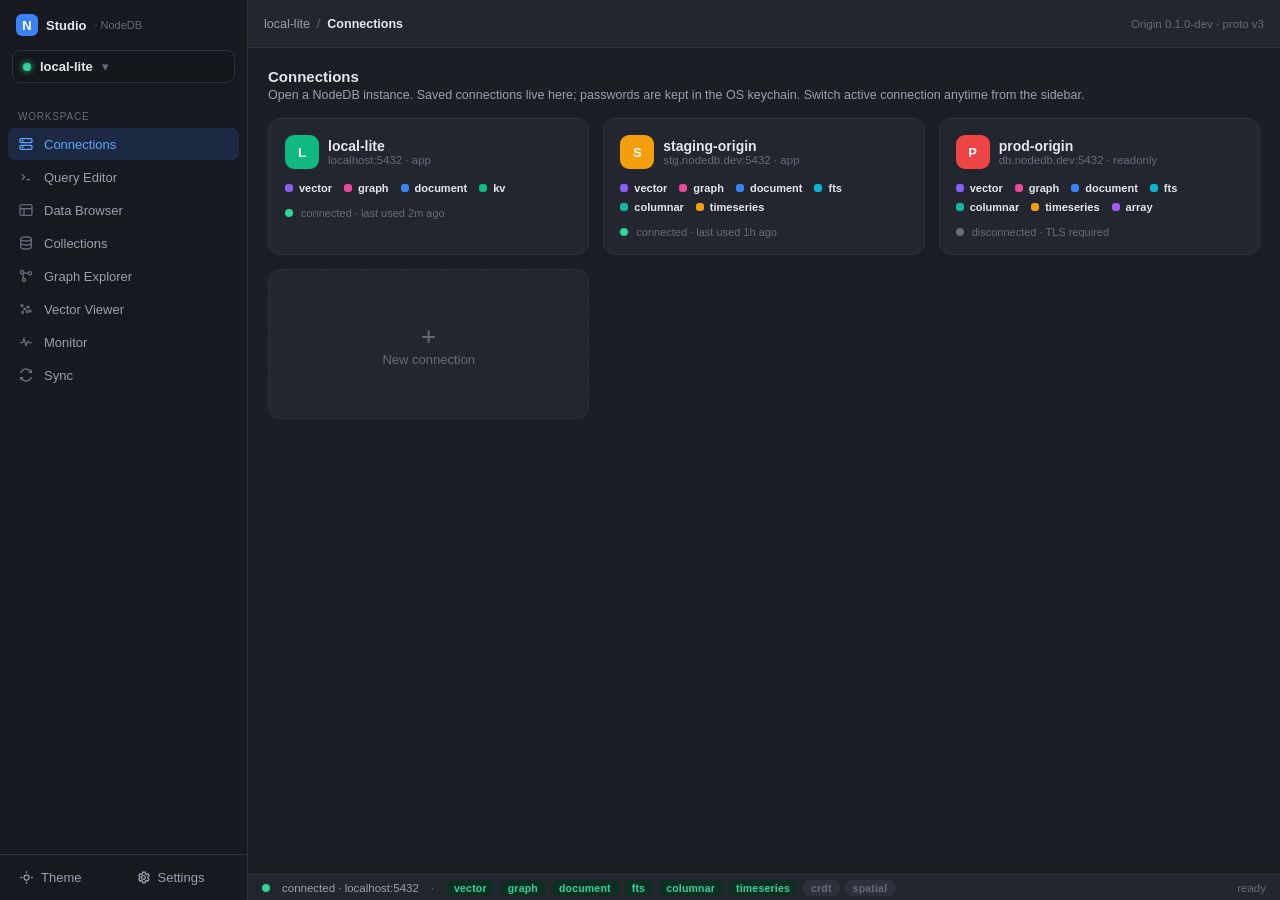
<file: docs/prototypes/studio/index.html>
<!doctype html><html lang="en"><head>
<meta charset="utf-8"><meta name="viewport" content="width=device-width,initial-scale=1">
<title>NodeDB Studio — Connections</title>
<link rel="stylesheet" href="studio.css">
<script src="shell.js"></script>
</head>
<body data-screen="connections" data-title="Connections">
  <div class="wrap">
    <h2 class="sec">Connections</h2>
    <p class="sub">Open a NodeDB instance. Saved connections live here; passwords are kept in the OS keychain. Switch active connection anytime from the sidebar.</p>

    <div class="cards" style="padding:0">
      <a class="conn-card" href="query-editor.html">
        <div class="top"><div class="ico" style="background:#10b981">L</div>
          <div><h3>local-lite</h3><div class="host">localhost:5432 · app</div></div></div>
        <div class="engs">
          <span class="eng eng-vector">vector</span><span class="eng eng-graph">graph</span>
          <span class="eng eng-document">document</span><span class="eng eng-kv">kv</span>
        </div>
        <div class="foot"><span class="dot ok"></span> connected · last used 2m ago</div>
      </a>

      <a class="conn-card" href="query-editor.html">
        <div class="top"><div class="ico" style="background:#f59e0b">S</div>
          <div><h3>staging-origin</h3><div class="host">stg.nodedb.dev:5432 · app</div></div></div>
        <div class="engs">
          <span class="eng eng-vector">vector</span><span class="eng eng-graph">graph</span>
          <span class="eng eng-document">document</span><span class="eng eng-fts">fts</span>
          <span class="eng eng-columnar">columnar</span><span class="eng eng-timeseries">timeseries</span>
        </div>
        <div class="foot"><span class="dot ok"></span> connected · last used 1h ago</div>
      </a>

      <a class="conn-card" href="query-editor.html">
        <div class="top"><div class="ico" style="background:#ef4444">P</div>
          <div><h3>prod-origin</h3><div class="host">db.nodedb.dev:5432 · readonly</div></div></div>
        <div class="engs">
          <span class="eng eng-vector">vector</span><span class="eng eng-graph">graph</span>
          <span class="eng eng-document">document</span><span class="eng eng-fts">fts</span>
          <span class="eng eng-columnar">columnar</span><span class="eng eng-timeseries">timeseries</span>
          <span class="eng eng-array">array</span>
        </div>
        <div class="foot"><span class="dot"></span> disconnected · TLS required</div>
      </a>

      <div class="conn-card add"><div style="text-align:center"><div class="plus">+</div><div>New connection</div></div></div>
    </div>
  </div>
</body></html>
</file>
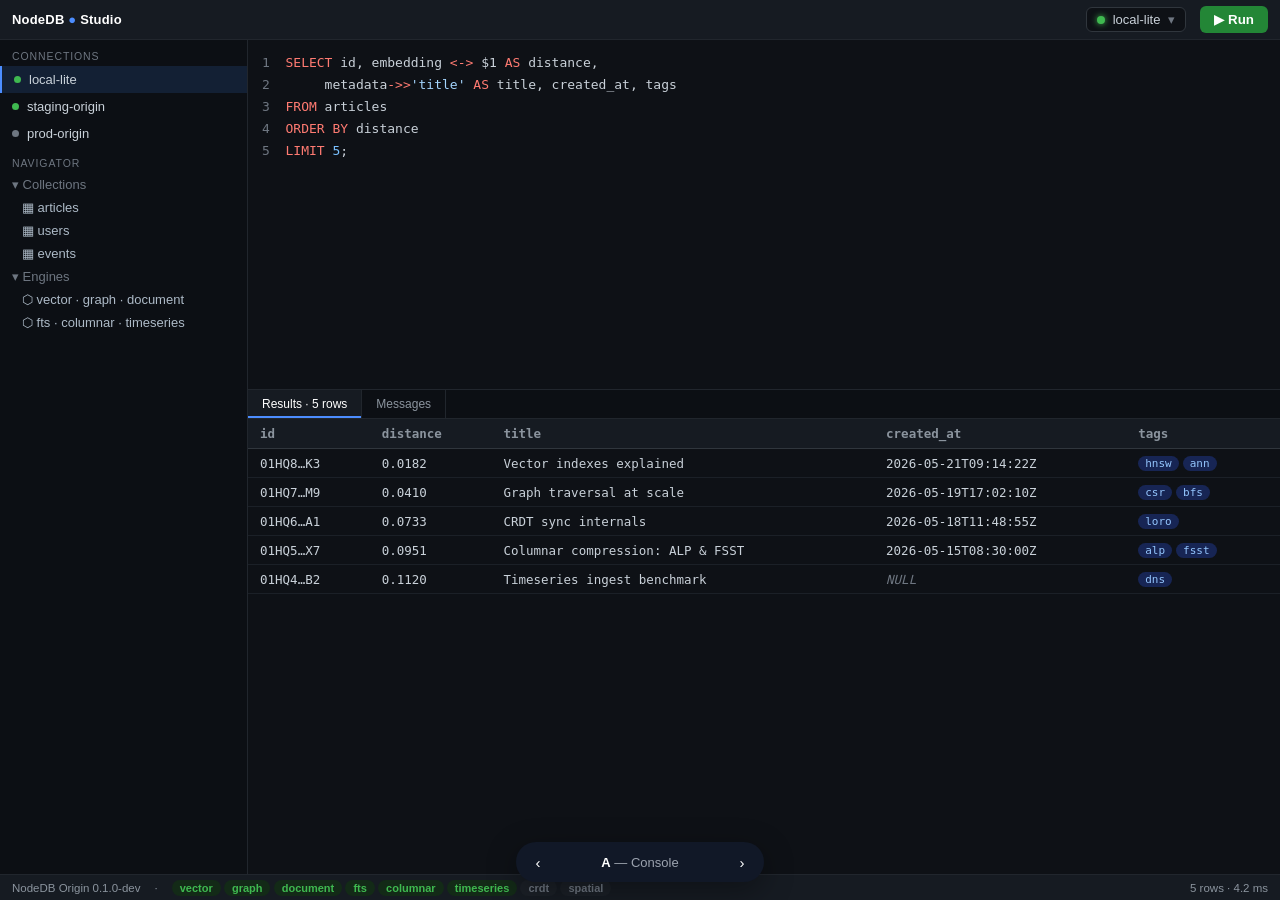
<file: docs/prototypes/phase0-workspace.html>
<!doctype html>
<html lang="en">
<head>
<meta charset="utf-8" />
<meta name="viewport" content="width=device-width, initial-scale=1" />
<title>NodeDB Studio — UI prototype (3 variants)</title>
<!--
  THROWAWAY PROTOTYPE — do not ship.
  Question: "What should the NodeDB Studio Phase 0 workspace look like?"
  Three structurally different variants, switchable via ?variant=A|B|C,
  the floating bottom bar, or the ← / → keys.
    A — Console  : dark split-pane IDE (sidebar + editor over grid)
    B — Focus    : light command-driven single column, no sidebar
    C — Notebook : stacked query cells + right inspector
  Same mock data in each so the comparison is fair. Read-only.
-->
<style>
  * { box-sizing: border-box; }
  html, body { margin: 0; height: 100%; }
  body {
    font-family: -apple-system, BlinkMacSystemFont, "Segoe UI", Roboto, Helvetica, Arial, sans-serif;
    overflow: hidden;
  }
  .variant { height: 100vh; width: 100vw; }
  .variant:not(.active) { display: none !important; }
  .mono { font-family: ui-monospace, "SF Mono", "JetBrains Mono", Menlo, Consolas, monospace; }
  .num { font-variant-numeric: tabular-nums; }

  /* ─── Floating switcher bar (the prototype tool, not the design) ─── */
  #switcher {
    position: fixed; left: 50%; bottom: 18px; transform: translateX(-50%);
    z-index: 9999; display: flex; align-items: center; gap: 4px;
    background: #111827; color: #fff; border-radius: 999px;
    padding: 6px 8px; box-shadow: 0 8px 30px rgba(0,0,0,.35);
    font: 500 13px/1 -apple-system, sans-serif; user-select: none;
  }
  #switcher button {
    all: unset; cursor: pointer; width: 28px; height: 28px; border-radius: 999px;
    display: grid; place-items: center; color: #fff; font-size: 15px;
  }
  #switcher button:hover { background: rgba(255,255,255,.14); }
  #switcher .label { padding: 0 12px; white-space: nowrap; min-width: 168px; text-align: center; }
  #switcher .label b { color: #fff; }
  #switcher .label span { color: #9ca3af; }

  /* ════════════════ VARIANT A — Console (dark IDE) ════════════════ */
  .va { background: #0e1116; color: #c9d1d9; font-size: 13px;
        display: grid; grid-template-rows: 40px 1fr 26px; grid-template-columns: 248px 1fr;
        grid-template-areas: "top top" "side main" "status status"; }
  .va-top { grid-area: top; display: flex; align-items: center; gap: 14px;
            padding: 0 12px; background: #161b22; border-bottom: 1px solid #21262d; }
  .va-top .brand { font-weight: 700; color: #fff; letter-spacing: .2px; }
  .va-top .brand .dot { color: #4c8dff; }
  .va-conn { margin-left: auto; display: flex; align-items: center; gap: 8px;
             background: #0e1116; border: 1px solid #30363d; border-radius: 6px; padding: 4px 10px; }
  .va-conn .ok { width: 8px; height: 8px; border-radius: 50%; background: #3fb950; box-shadow: 0 0 6px #3fb950; }
  .va-run { background: #238636; color: #fff; border: 0; border-radius: 6px; padding: 6px 14px;
            font-weight: 600; cursor: pointer; }
  .va-side { grid-area: side; background: #0c0f14; border-right: 1px solid #21262d; overflow: auto; }
  .va-sec { padding: 10px 12px 4px; font-size: 10.5px; letter-spacing: .9px; text-transform: uppercase; color: #6e7681; }
  .va-conns .row { display: flex; align-items: center; gap: 8px; padding: 6px 12px; cursor: pointer; }
  .va-conns .row:hover { background: #161b22; }
  .va-conns .row.sel { background: #132034; border-left: 2px solid #4c8dff; }
  .va-conns .row .d { width: 7px; height: 7px; border-radius: 50%; background: #3fb950; }
  .va-conns .row .d.off { background: #6e7681; }
  .va-tree div { padding: 4px 12px 4px 22px; color: #adbac7; cursor: pointer; }
  .va-tree div:hover { background: #161b22; }
  .va-tree .grp { color: #6e7681; padding-left: 12px; }
  .va-main { grid-area: main; display: grid; grid-template-rows: 42% 58%; min-height: 0; }
  .va-editor { border-bottom: 1px solid #21262d; padding: 12px 14px; overflow: auto; line-height: 1.7; }
  .va-grid-wrap { display: flex; flex-direction: column; min-height: 0; }
  .va-tabs { display: flex; gap: 0; border-bottom: 1px solid #21262d; background: #0c0f14; }
  .va-tabs .t { padding: 7px 14px; font-size: 12px; color: #8b949e; border-right: 1px solid #21262d; cursor: pointer; }
  .va-tabs .t.on { color: #fff; background: #161b22; box-shadow: inset 0 -2px 0 #4c8dff; }
  .va-tablescroll { overflow: auto; min-height: 0; }
  table.grid { border-collapse: collapse; width: 100%; font-size: 12.5px; }
  table.grid th { position: sticky; top: 0; background: #161b22; color: #8b949e; text-align: left;
                  font-weight: 600; padding: 7px 12px; border-bottom: 1px solid #30363d; white-space: nowrap; }
  table.grid td { padding: 6px 12px; border-bottom: 1px solid #1b2027; white-space: nowrap; }
  table.grid tr:hover td { background: #11161d; }
  .va-status { grid-area: status; display: flex; align-items: center; gap: 14px; padding: 0 12px;
               background: #161b22; border-top: 1px solid #21262d; font-size: 11.5px; color: #8b949e; }

  /* shared cell helpers */
  .v-null { color: #6e7681; font-style: italic; }
  .v-vec { color: #79c0ff; }
  .v-tag { display: inline-block; padding: 1px 7px; border-radius: 999px; font-size: 11px; margin-right: 4px; }
  .kw { color: #ff7b72; } .str { color: #a5d6ff; } .fn { color: #d2a8ff; } .nm { color: #79c0ff; } .op { color: #ff7b72; }
  .badge { display: inline-flex; align-items: center; gap: 5px; padding: 2px 8px; border-radius: 999px;
           font-size: 11px; font-weight: 600; }

  /* ════════════════ VARIANT B — Focus (light, command-driven) ════════════════ */
  .vb { background: #f4f5f7; color: #1c2024; font-size: 14px; display: flex; flex-direction: column; }
  .vb-top { height: 56px; display: flex; align-items: center; gap: 12px; padding: 0 22px;
            background: rgba(255,255,255,.8); backdrop-filter: blur(8px); border-bottom: 1px solid #e6e8eb; }
  .vb-top .brand { font-weight: 700; font-size: 15px; }
  .vb-top .brand .dot { color: #5b5bd6; }
  .vb-pill { display: flex; align-items: center; gap: 8px; background: #fff; border: 1px solid #e0e2e6;
             border-radius: 999px; padding: 6px 14px; cursor: pointer; box-shadow: 0 1px 2px rgba(0,0,0,.04); }
  .vb-pill .d { width: 8px; height: 8px; border-radius: 50%; background: #30a46c; }
  .vb-cmdk { margin-left: auto; display: flex; align-items: center; gap: 8px; color: #8b8d98;
             background: #fff; border: 1px solid #e0e2e6; border-radius: 10px; padding: 7px 12px; cursor: pointer; }
  .vb-cmdk kbd { background: #f1f2f4; border: 1px solid #e0e2e6; border-radius: 5px; padding: 1px 6px; font-size: 12px; }
  .vb-caps { display: flex; gap: 5px; align-items: center; }
  .vb-caps .c { width: 9px; height: 9px; border-radius: 50%; background: #5b5bd6; }
  .vb-caps .c.off { background: #d7dae0; }
  .vb-body { flex: 1; overflow: auto; display: flex; flex-direction: column; align-items: center; padding: 38px 24px 90px; }
  .vb-stage { width: 100%; max-width: 880px; }
  .vb-editor { background: #fff; border: 1px solid #e6e8eb; border-radius: 16px; padding: 22px 24px;
               box-shadow: 0 6px 24px rgba(20,20,40,.06); }
  .vb-editor .label { font-size: 12px; font-weight: 600; color: #8b8d98; letter-spacing: .4px; text-transform: uppercase; }
  .vb-editor pre { margin: 12px 0 0; line-height: 1.8; font-size: 14px; }
  .vb-actions { display: flex; align-items: center; gap: 12px; margin-top: 18px; }
  .vb-run { background: #5b5bd6; color: #fff; border: 0; border-radius: 10px; padding: 11px 22px;
            font-weight: 600; font-size: 14px; cursor: pointer; }
  .vb-run:hover { background: #5151c9; }
  .vb-meta { color: #8b8d98; font-size: 13px; }
  .vb-results { margin-top: 26px; background: #fff; border: 1px solid #e6e8eb; border-radius: 16px; overflow: hidden;
                box-shadow: 0 6px 24px rgba(20,20,40,.05); }
  .vb-results .head { display: flex; align-items: center; padding: 14px 20px; border-bottom: 1px solid #eef0f2; }
  .vb-results .head h3 { margin: 0; font-size: 14px; }
  .vb-results .head .pill { margin-left: auto; font-size: 12px; color: #5b5bd6; background: #efeffd;
                            padding: 3px 10px; border-radius: 999px; font-weight: 600; }
  .vb table.grid th { background: #fbfbfc; color: #8b8d98; border-bottom: 1px solid #eef0f2; }
  .vb table.grid td { border-bottom: 1px solid #f1f2f4; color: #1c2024; }
  .vb table.grid tr:hover td { background: #fafaff; }
  .vb .v-null { color: #b9bbc6; } .vb .v-vec { color: #5b5bd6; }
  .vb-foot { text-align: center; color: #b1b4bd; font-size: 12px; margin-top: 22px; }

  /* ════════════════ VARIANT C — Notebook (rail + cells + inspector) ════════════════ */
  .vc { background: #faf9f7; color: #2b2a28; font-size: 13.5px;
        display: grid; grid-template-columns: 60px 1fr 290px; height: 100vh; }
  .vc-rail { background: #2b2a28; display: flex; flex-direction: column; align-items: center; gap: 16px; padding: 14px 0; }
  .vc-rail .logo { width: 30px; height: 30px; border-radius: 8px; background: #c2410c; color: #fff;
                   display: grid; place-items: center; font-weight: 800; font-size: 15px; }
  .vc-rail .av { width: 34px; height: 34px; border-radius: 9px; display: grid; place-items: center;
                 color: #d6d3cf; background: #3a3936; cursor: pointer; font-weight: 700; position: relative; }
  .vc-rail .av.sel { background: #faf9f7; color: #2b2a28; }
  .vc-rail .av.sel::before { content: ""; position: absolute; left: -14px; top: 7px; width: 3px; height: 20px;
                             background: #c2410c; border-radius: 2px; }
  .vc-rail .sp { flex: 1; }
  .vc-main { overflow: auto; padding: 26px 34px 90px; }
  .vc-main h1 { font-family: Georgia, "Times New Roman", serif; font-size: 22px; margin: 0 0 2px; }
  .vc-main .sub { color: #8a857d; font-size: 13px; margin-bottom: 22px; }
  .vc-cell { background: #fff; border: 1px solid #ece8e2; border-radius: 12px; margin-bottom: 18px;
             box-shadow: 0 1px 3px rgba(80,60,40,.05); overflow: hidden; }
  .vc-cell .chead { display: flex; align-items: center; gap: 10px; padding: 10px 16px; border-bottom: 1px solid #f1ede7;
                    background: #fdfcfa; }
  .vc-cell .cnum { font-family: Georgia, serif; color: #c2410c; font-weight: 700; }
  .vc-cell .ctype { font-size: 11px; color: #a39d93; text-transform: uppercase; letter-spacing: .6px; }
  .vc-cell .crun { margin-left: auto; background: #2b2a28; color: #fff; border: 0; border-radius: 7px;
                   padding: 5px 12px; font-size: 12px; font-weight: 600; cursor: pointer; }
  .vc-cell .cquery { padding: 14px 16px; line-height: 1.7; border-bottom: 1px solid #f4f0ea; }
  .vc-cell .cmeta { padding: 7px 16px; font-size: 11.5px; color: #a39d93; background: #fdfcfa; }
  .vc table.grid th { background: #fdfcfa; color: #a39d93; border-bottom: 1px solid #f1ede7; }
  .vc table.grid td { border-bottom: 1px solid #f6f2ec; color: #2b2a28; }
  .vc table.grid tr:hover td { background: #fffaf4; }
  .vc .v-vec { color: #0f766e; } .vc .v-null { color: #c9c3b9; }
  .vc-addcell { display: block; width: 100%; text-align: center; padding: 12px; border: 1px dashed #d8d2c8;
                border-radius: 12px; color: #a39d93; background: transparent; cursor: pointer; font-size: 13px; }
  .vc-insp { background: #fff; border-left: 1px solid #ece8e2; overflow: auto; padding: 22px 20px; }
  .vc-insp h4 { margin: 0 0 4px; font-size: 11px; letter-spacing: .8px; text-transform: uppercase; color: #a39d93; }
  .vc-insp .kv { display: flex; justify-content: space-between; padding: 5px 0; border-bottom: 1px solid #f4f0ea; font-size: 12.5px; }
  .vc-insp .kv span:last-child { color: #57534e; }
  .vc-insp .grp { margin-top: 22px; }
  .vc-insp .schema div { padding: 4px 0 4px 14px; color: #57534e; cursor: pointer; border-left: 2px solid #f1ede7; }
  .vc-insp .schema div:hover { border-left-color: #c2410c; color: #2b2a28; }

  .tag-a { background:#172554; color:#93c5fd; } .tag-b { background:#052e2b; color:#5eead4; }
  .tag-l { background:#eef0f2; color:#5b5bd6; }
</style>
</head>
<body>

<!-- ══════════════════════ VARIANT A — Console ══════════════════════ -->
<section class="variant va" data-variant="A">
  <div class="va-top">
    <div class="brand">NodeDB <span class="dot">●</span> Studio</div>
    <div class="va-conn"><span class="ok"></span> local-lite <span style="color:#6e7681">▾</span></div>
    <button class="va-run">▶ Run</button>
  </div>

  <aside class="va-side">
    <div class="va-sec">Connections</div>
    <div class="va-conns">
      <div class="row sel"><span class="d"></span> local-lite</div>
      <div class="row"><span class="d"></span> staging-origin</div>
      <div class="row"><span class="d off"></span> prod-origin</div>
    </div>
    <div class="va-sec">Navigator</div>
    <div class="va-tree">
      <div class="grp">▾ Collections</div>
      <div>▦ articles</div>
      <div>▦ users</div>
      <div>▦ events</div>
      <div class="grp">▾ Engines</div>
      <div>⬡ vector · graph · document</div>
      <div>⬡ fts · columnar · timeseries</div>
    </div>
  </aside>

  <main class="va-main">
    <div class="va-editor mono">
<span style="color:#6e7681">1</span>&nbsp;&nbsp;<span class="kw">SELECT</span> id, embedding <span class="op">&lt;-&gt;</span> $1 <span class="kw">AS</span> distance,<br>
<span style="color:#6e7681">2</span>&nbsp;&nbsp;&nbsp;&nbsp;&nbsp;&nbsp;&nbsp;metadata<span class="op">-&gt;&gt;</span><span class="str">'title'</span> <span class="kw">AS</span> title, created_at, tags<br>
<span style="color:#6e7681">3</span>&nbsp;&nbsp;<span class="kw">FROM</span> articles<br>
<span style="color:#6e7681">4</span>&nbsp;&nbsp;<span class="kw">ORDER BY</span> distance<br>
<span style="color:#6e7681">5</span>&nbsp;&nbsp;<span class="kw">LIMIT</span> <span class="nm">5</span>;
    </div>
    <div class="va-grid-wrap">
      <div class="va-tabs">
        <div class="t on">Results · 5 rows</div>
        <div class="t">Messages</div>
      </div>
      <div class="va-tablescroll">
        <table class="grid mono">
          <thead><tr><th>id</th><th>distance</th><th>title</th><th>created_at</th><th>tags</th></tr></thead>
          <tbody>
            <tr><td>01HQ8…K3</td><td class="num">0.0182</td><td>Vector indexes explained</td><td>2026-05-21T09:14:22Z</td><td><span class="v-tag tag-a">hnsw</span><span class="v-tag tag-a">ann</span></td></tr>
            <tr><td>01HQ7…M9</td><td class="num">0.0410</td><td>Graph traversal at scale</td><td>2026-05-19T17:02:10Z</td><td><span class="v-tag tag-a">csr</span><span class="v-tag tag-a">bfs</span></td></tr>
            <tr><td>01HQ6…A1</td><td class="num">0.0733</td><td>CRDT sync internals</td><td>2026-05-18T11:48:55Z</td><td><span class="v-tag tag-a">loro</span></td></tr>
            <tr><td>01HQ5…X7</td><td class="num">0.0951</td><td>Columnar compression: ALP &amp; FSST</td><td>2026-05-15T08:30:00Z</td><td><span class="v-tag tag-a">alp</span><span class="v-tag tag-a">fsst</span></td></tr>
            <tr><td>01HQ4…B2</td><td class="num">0.1120</td><td>Timeseries ingest benchmark</td><td><span class="v-null">NULL</span></td><td><span class="v-tag tag-a">dns</span></td></tr>
          </tbody>
        </table>
      </div>
    </div>
  </main>

  <div class="va-status">
    <span>NodeDB Origin 0.1.0-dev</span>
    <span>·</span>
    <span><span class="badge" style="background:#132a17;color:#3fb950">vector</span> <span class="badge" style="background:#132a17;color:#3fb950">graph</span> <span class="badge" style="background:#132a17;color:#3fb950">document</span> <span class="badge" style="background:#132a17;color:#3fb950">fts</span> <span class="badge" style="background:#132a17;color:#3fb950">columnar</span> <span class="badge" style="background:#132a17;color:#3fb950">timeseries</span> <span class="badge" style="background:#1b2027;color:#6e7681">crdt</span> <span class="badge" style="background:#1b2027;color:#6e7681">spatial</span></span>
    <span style="margin-left:auto">5 rows · 4.2 ms</span>
  </div>
</section>

<!-- ══════════════════════ VARIANT B — Focus ══════════════════════ -->
<section class="variant vb" data-variant="B">
  <div class="vb-top">
    <div class="brand">NodeDB<span class="dot">.</span>Studio</div>
    <div class="vb-pill"><span class="d"></span> local-lite ▾</div>
    <div class="vb-caps" title="capabilities">
      <span class="c"></span><span class="c"></span><span class="c"></span><span class="c"></span>
      <span class="c"></span><span class="c"></span><span class="c off"></span><span class="c off"></span>
    </div>
    <div class="vb-cmdk">Search collections, run actions <kbd>⌘K</kbd></div>
  </div>

  <div class="vb-body">
    <div class="vb-stage">
      <div class="vb-editor">
        <div class="label">Query · articles</div>
        <pre class="mono"><span class="kw" style="color:#cf3a8f">SELECT</span> id, embedding <span style="color:#cf3a8f">&lt;-&gt;</span> $1 <span class="kw" style="color:#cf3a8f">AS</span> distance,
       metadata<span style="color:#cf3a8f">-&gt;&gt;</span><span style="color:#0a7b5b">'title'</span> <span class="kw" style="color:#cf3a8f">AS</span> title, created_at, tags
<span class="kw" style="color:#cf3a8f">FROM</span> articles <span class="kw" style="color:#cf3a8f">ORDER BY</span> distance <span class="kw" style="color:#cf3a8f">LIMIT</span> <span style="color:#1d6fd6">5</span>;</pre>
        <div class="vb-actions">
          <button class="vb-run">Run query  ⌘↵</button>
          <span class="vb-meta">5 rows · 4.2 ms · NodeDB Origin 0.1.0-dev</span>
        </div>
      </div>

      <div class="vb-results">
        <div class="head"><h3>Results</h3><div class="pill">5 rows</div></div>
        <table class="grid mono">
          <thead><tr><th>id</th><th>distance</th><th>title</th><th>created_at</th><th>tags</th></tr></thead>
          <tbody>
            <tr><td>01HQ8…K3</td><td class="num">0.0182</td><td>Vector indexes explained</td><td>2026-05-21T09:14:22Z</td><td><span class="v-tag tag-l">hnsw</span><span class="v-tag tag-l">ann</span></td></tr>
            <tr><td>01HQ7…M9</td><td class="num">0.0410</td><td>Graph traversal at scale</td><td>2026-05-19T17:02:10Z</td><td><span class="v-tag tag-l">csr</span><span class="v-tag tag-l">bfs</span></td></tr>
            <tr><td>01HQ6…A1</td><td class="num">0.0733</td><td>CRDT sync internals</td><td>2026-05-18T11:48:55Z</td><td><span class="v-tag tag-l">loro</span></td></tr>
            <tr><td>01HQ5…X7</td><td class="num">0.0951</td><td>Columnar compression: ALP &amp; FSST</td><td>2026-05-15T08:30:00Z</td><td><span class="v-tag tag-l">alp</span><span class="v-tag tag-l">fsst</span></td></tr>
            <tr><td>01HQ4…B2</td><td class="num">0.1120</td><td>Timeseries ingest benchmark</td><td><span class="v-null">NULL</span></td><td><span class="v-tag tag-l">dns</span></td></tr>
          </tbody>
        </table>
      </div>
      <div class="vb-foot">⌘K for connections, collections, and history · everything is one keystroke away</div>
    </div>
  </div>
</section>

<!-- ══════════════════════ VARIANT C — Notebook ══════════════════════ -->
<section class="variant vc" data-variant="C">
  <nav class="vc-rail">
    <div class="logo">N</div>
    <div class="av sel" title="local-lite">L</div>
    <div class="av" title="staging-origin">S</div>
    <div class="av" title="prod-origin">P</div>
    <div class="sp"></div>
    <div class="av" title="add connection">+</div>
  </nav>

  <main class="vc-main">
    <h1>local-lite · articles</h1>
    <div class="sub">Notebook · 2 cells · NodeDB Origin 0.1.0-dev</div>

    <div class="vc-cell">
      <div class="chead"><span class="cnum">[1]</span><span class="ctype">vector search</span><button class="crun">▶ Run</button></div>
      <div class="cquery mono"><span style="color:#9a3412">SELECT</span> id, embedding <span style="color:#9a3412">&lt;-&gt;</span> $1 <span style="color:#9a3412">AS</span> distance, metadata<span style="color:#9a3412">-&gt;&gt;</span><span style="color:#0f766e">'title'</span> <span style="color:#9a3412">AS</span> title<br><span style="color:#9a3412">FROM</span> articles <span style="color:#9a3412">ORDER BY</span> distance <span style="color:#9a3412">LIMIT</span> 3;</div>
      <table class="grid mono">
        <thead><tr><th>id</th><th>distance</th><th>title</th></tr></thead>
        <tbody>
          <tr><td>01HQ8…K3</td><td class="num">0.0182</td><td>Vector indexes explained</td></tr>
          <tr><td>01HQ7…M9</td><td class="num">0.0410</td><td>Graph traversal at scale</td></tr>
          <tr><td>01HQ6…A1</td><td class="num">0.0733</td><td>CRDT sync internals</td></tr>
        </tbody>
      </table>
      <div class="cmeta">3 rows · 3.1 ms</div>
    </div>

    <div class="vc-cell">
      <div class="chead"><span class="cnum">[2]</span><span class="ctype">graph traverse</span><button class="crun">▶ Run</button></div>
      <div class="cquery mono"><span style="color:#9a3412">GRAPH TRAVERSE</span> <span style="color:#0f766e">FROM</span> <span style="color:#0f766e">'user:alice'</span> <span style="color:#9a3412">DEPTH</span> 2 <span style="color:#9a3412">IN</span> social;</div>
      <table class="grid mono">
        <thead><tr><th>from</th><th>to</th><th>label</th><th>depth</th></tr></thead>
        <tbody>
          <tr><td>user:alice</td><td>user:bob</td><td><span class="v-tag tag-b">KNOWS</span></td><td class="num">1</td></tr>
          <tr><td>user:alice</td><td>user:carol</td><td><span class="v-tag tag-b">KNOWS</span></td><td class="num">1</td></tr>
          <tr><td>user:bob</td><td>user:dave</td><td><span class="v-tag tag-b">FOLLOWS</span></td><td class="num">2</td></tr>
        </tbody>
      </table>
      <div class="cmeta">3 edges · 4 nodes · 0.9 ms</div>
    </div>

    <button class="vc-addcell">+ New cell</button>
  </main>

  <aside class="vc-insp">
    <h4>Connection</h4>
    <div class="kv"><span>name</span><span>local-lite</span></div>
    <div class="kv"><span>server</span><span>0.1.0-dev</span></div>
    <div class="kv"><span>status</span><span style="color:#0f766e">● live</span></div>

    <div class="grp">
      <h4>Capabilities</h4>
      <div class="kv"><span>vector</span><span style="color:#0f766e">✓</span></div>
      <div class="kv"><span>graph</span><span style="color:#0f766e">✓</span></div>
      <div class="kv"><span>document · fts</span><span style="color:#0f766e">✓</span></div>
      <div class="kv"><span>columnar · timeseries</span><span style="color:#0f766e">✓</span></div>
      <div class="kv"><span>crdt · spatial</span><span style="color:#c9c3b9">—</span></div>
    </div>

    <div class="grp schema">
      <h4>Schema</h4>
      <div>▦ articles</div>
      <div>▦ users</div>
      <div>▦ events</div>
      <div>⬡ social (graph)</div>
    </div>

    <div class="grp">
      <h4>Limits</h4>
      <div class="kv"><span>max_top_k</span><span>1024</span></div>
      <div class="kv"><span>max_vector_dim</span><span>2048</span></div>
    </div>
  </aside>
</section>

<!-- ─── Floating switcher ─── -->
<div id="switcher">
  <button id="prev" aria-label="previous variant">‹</button>
  <div class="label"></div>
  <button id="next" aria-label="next variant">›</button>
</div>

<script>
  const VARIANTS = [
    { key: "A", name: "Console" },
    { key: "B", name: "Focus" },
    { key: "C", name: "Notebook" },
  ];
  function current() {
    const p = new URLSearchParams(location.search).get("variant");
    const i = VARIANTS.findIndex(v => v.key === (p || "").toUpperCase());
    return i === -1 ? 0 : i;
  }
  function render(i) {
    const v = VARIANTS[i];
    document.querySelectorAll(".variant").forEach(s =>
      s.classList.toggle("active", s.dataset.variant === v.key));
    document.querySelector("#switcher .label").innerHTML =
      `<b>${v.key}</b> <span>— ${v.name}</span>`;
    const u = new URL(location.href);
    u.searchParams.set("variant", v.key);
    history.replaceState(null, "", u);
    document.title = `NodeDB Studio — ${v.key} ${v.name}`;
  }
  let idx = current();
  render(idx);
  const go = d => { idx = (idx + d + VARIANTS.length) % VARIANTS.length; render(idx); };
  document.getElementById("next").onclick = () => go(1);
  document.getElementById("prev").onclick = () => go(-1);
  document.addEventListener("keydown", e => {
    const t = e.target;
    if (t && (t.tagName === "INPUT" || t.tagName === "TEXTAREA" || t.isContentEditable)) return;
    if (e.key === "ArrowRight") go(1);
    if (e.key === "ArrowLeft") go(-1);
  });
</script>
</body>
</html>
</file>
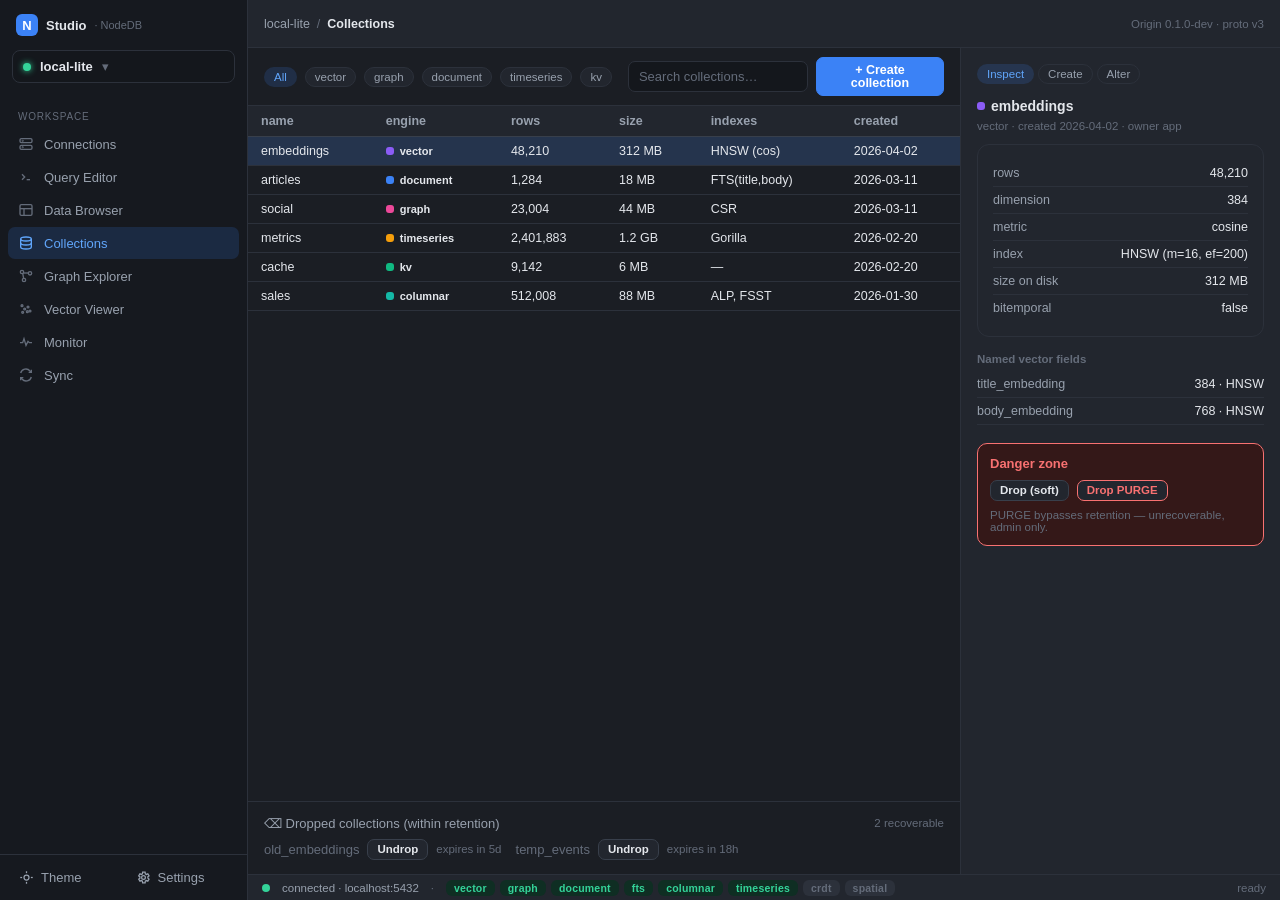
<file: docs/prototypes/studio/collections.html>
<!doctype html><html lang="en"><head>
<meta charset="utf-8"><meta name="viewport" content="width=device-width,initial-scale=1">
<title>NodeDB Studio — Collections</title>
<link rel="stylesheet" href="studio.css">
<script src="shell.js"></script>
<style>
  .col { display:grid; grid-template-columns:1fr 320px; height:100%; min-height:0; }
  .col-main { display:grid; grid-template-rows:auto 1fr; min-height:0; }
  .col-insp { background:var(--bg-elev); border-left:1px solid var(--border); overflow:auto; padding:16px; }
  .insp-tabs { display:flex; gap:4px; margin-bottom:14px; }
  .danger { margin-top:18px; border:1px solid var(--err); border-radius:10px; padding:12px; background:var(--err-soft); }
  .dropped { padding:14px 16px; border-top:1px solid var(--border); }
</style>
</head>
<body data-screen="collections" data-title="Collections">
  <div class="col">
    <div class="col-main">
      <div class="toolbar">
        <div class="row">
          <span class="chip on">All</span><span class="chip">vector</span><span class="chip">graph</span>
          <span class="chip">document</span><span class="chip">timeseries</span><span class="chip">kv</span>
        </div>
        <span class="spacer"></span>
        <input class="input" placeholder="Search collections…" style="width:180px">
        <button class="btn primary">+ Create collection</button>
      </div>

      <div style="overflow:auto;min-height:0">
        <table class="grid">
          <thead><tr><th>name</th><th>engine</th><th>rows</th><th>size</th><th>indexes</th><th>created</th></tr></thead>
          <tbody>
            <tr class="sel"><td>embeddings</td><td><span class="eng eng-vector">vector</span></td><td class="num">48,210</td><td>312 MB</td><td>HNSW (cos)</td><td>2026-04-02</td></tr>
            <tr><td>articles</td><td><span class="eng eng-document">document</span></td><td class="num">1,284</td><td>18 MB</td><td>FTS(title,body)</td><td>2026-03-11</td></tr>
            <tr><td>social</td><td><span class="eng eng-graph">graph</span></td><td class="num">23,004</td><td>44 MB</td><td>CSR</td><td>2026-03-11</td></tr>
            <tr><td>metrics</td><td><span class="eng eng-timeseries">timeseries</span></td><td class="num">2,401,883</td><td>1.2 GB</td><td>Gorilla</td><td>2026-02-20</td></tr>
            <tr><td>cache</td><td><span class="eng eng-kv">kv</span></td><td class="num">9,142</td><td>6 MB</td><td>—</td><td>2026-02-20</td></tr>
            <tr><td>sales</td><td><span class="eng eng-columnar">columnar</span></td><td class="num">512,008</td><td>88 MB</td><td>ALP, FSST</td><td>2026-01-30</td></tr>
          </tbody>
        </table>
      </div>

      <div class="dropped">
        <div class="row" style="justify-content:space-between">
          <span class="muted">⌫ Dropped collections (within retention)</span>
          <span class="note">2 recoverable</span>
        </div>
        <div class="row" style="margin-top:8px;gap:14px">
          <div class="row"><span class="faint">old_embeddings</span><button class="btn sm">Undrop</button><span class="note">expires in 5d</span></div>
          <div class="row"><span class="faint">temp_events</span><button class="btn sm">Undrop</button><span class="note">expires in 18h</span></div>
        </div>
      </div>
    </div>

    <aside class="col-insp">
      <div class="insp-tabs"><span class="chip on">Inspect</span><span class="chip">Create</span><span class="chip">Alter</span></div>
      <div class="row" style="gap:9px;margin-bottom:6px">
        <span class="eng eng-vector" style="font-size:14px;font-weight:700">embeddings</span>
      </div>
      <p class="note" style="margin-top:0">vector · created 2026-04-02 · owner app</p>

      <div class="panel" style="margin-top:8px"><div class="pb">
        <div class="kv"><span class="k">rows</span><span class="v">48,210</span></div>
        <div class="kv"><span class="k">dimension</span><span class="v">384</span></div>
        <div class="kv"><span class="k">metric</span><span class="v">cosine</span></div>
        <div class="kv"><span class="k">index</span><span class="v">HNSW (m=16, ef=200)</span></div>
        <div class="kv"><span class="k">size on disk</span><span class="v">312 MB</span></div>
        <div class="kv"><span class="k">bitemporal</span><span class="v">false</span></div>
      </div></div>

      <h4 class="note" style="margin:16px 0 6px">Named vector fields</h4>
      <div class="kv"><span class="k">title_embedding</span><span class="v">384 · HNSW</span></div>
      <div class="kv"><span class="k">body_embedding</span><span class="v">768 · HNSW</span></div>

      <div class="danger">
        <b style="color:var(--err)">Danger zone</b>
        <div class="row" style="margin-top:9px;gap:8px">
          <button class="btn sm">Drop (soft)</button>
          <button class="btn sm" style="border-color:var(--err);color:var(--err)">Drop PURGE</button>
        </div>
        <p class="note" style="margin:8px 0 0">PURGE bypasses retention — unrecoverable, admin only.</p>
      </div>
    </aside>
  </div>
</body></html>
</file>
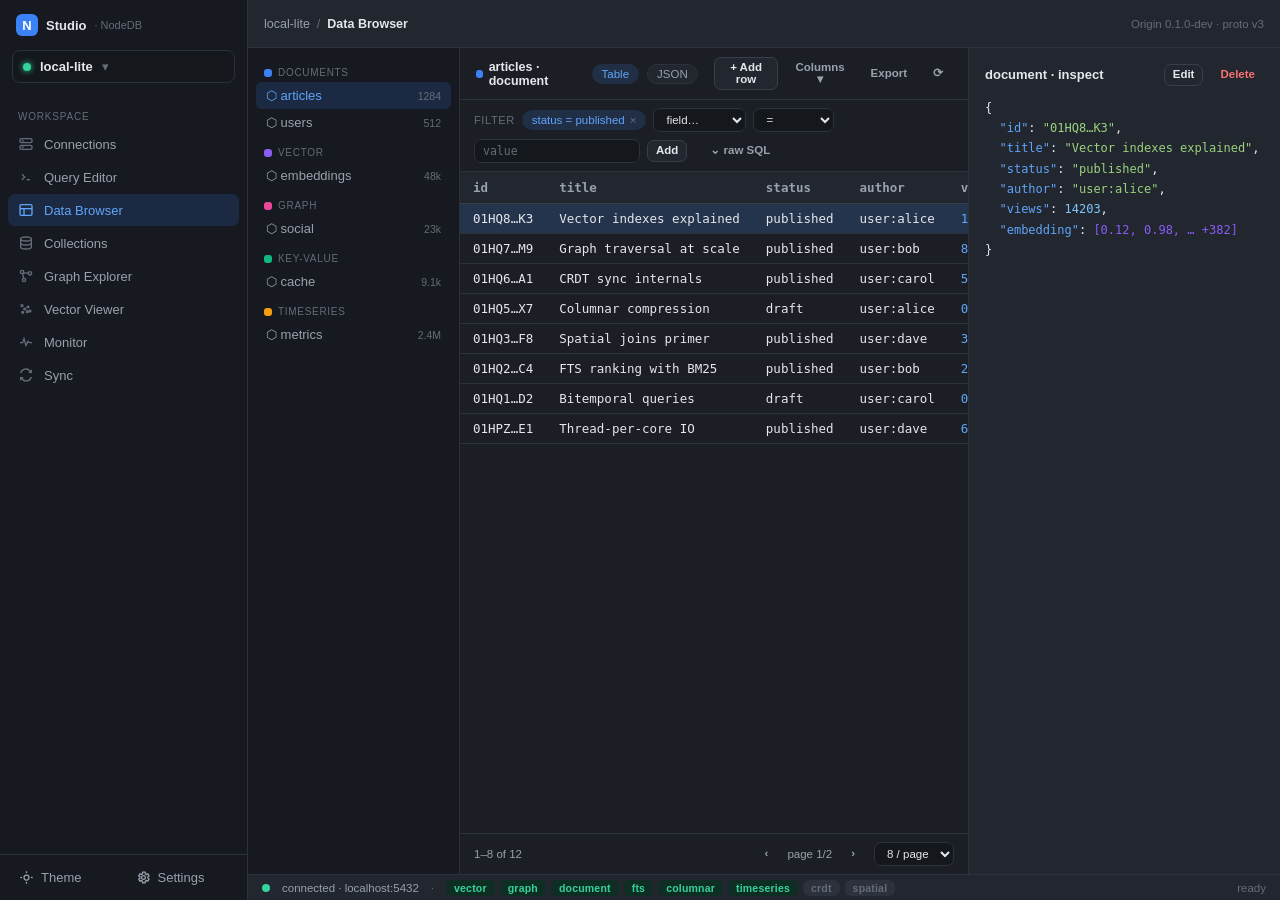
<file: docs/prototypes/studio/data-browser.html>
<!doctype html><html lang="en"><head>
<meta charset="utf-8"><meta name="viewport" content="width=device-width,initial-scale=1">
<title>NodeDB Studio — Data Browser</title>
<link rel="stylesheet" href="studio.css">
<script src="shell.js"></script>
<style>
  .db { display:grid; grid-template-columns:212px 1fr 312px; height:100%; min-height:0; }
  .db-tree { background:var(--bg-side); border-right:1px solid var(--border); overflow:auto; padding:8px; }
  .db-tree .g { padding:11px 8px 4px; font-size:10px; letter-spacing:.7px; text-transform:uppercase; color:var(--text-faint); display:flex; align-items:center; gap:6px; }
  .db-tree .c { display:flex; align-items:center; gap:8px; padding:6px 10px; border-radius:6px; cursor:pointer; color:var(--text-dim); }
  .db-tree .c:hover { background:var(--row-hover); color:var(--text); }
  .db-tree .c.sel { background:var(--accent-soft); color:var(--accent-2); }
  .db-tree .c .n { margin-left:auto; font-size:10.5px; color:var(--text-faint); }
  .db-main { display:grid; grid-template-rows:auto auto 1fr auto; min-height:0; min-width:0; }
  .db-side { background:var(--bg-elev); border-left:1px solid var(--border); overflow:auto; padding:16px; }
  .filterbar { display:flex; align-items:center; gap:7px; flex-wrap:wrap; padding:8px 14px; border-bottom:1px solid var(--border); background:var(--bg); }
  .fb-lbl { font-size:11px; color:var(--text-faint); text-transform:uppercase; letter-spacing:.6px; }
  .select.sm,.input.sm,.btn.sm { padding:4px 8px; font-size:11.5px; }
  .input.sm { font-family:var(--mono); }
  table.grid th { cursor:pointer; user-select:none; }
  table.grid th .ar { color:var(--accent-2); margin-left:4px; }
  .pager { display:flex; align-items:center; gap:10px; padding:8px 14px; border-top:1px solid var(--border); font-size:11.5px; color:var(--text-dim); }
  .pager .spacer { flex:1; }
  .jsontree { font-family:var(--mono); font-size:12px; line-height:1.7; white-space:pre-wrap; }
  .jsontree .key{color:var(--accent-2);} .jsontree .s{color:#9ad27f;} .jsontree .n2{color:#7cc7ff;}
  :root[data-theme="light"] .jsontree .s{color:#2f7d32;} :root[data-theme="light"] .jsontree .n2{color:#1d6fd6;}
  .fld { margin-bottom:10px; } .fld label { display:block; font-size:11px; color:var(--text-dim); margin-bottom:3px; }
  .fld .input { width:100%; }
  .kvedit { display:grid; grid-template-columns:1fr 1fr auto; gap:6px; margin-bottom:6px; }
  .colpop { position:absolute; right:14px; top:46px; z-index:5; background:var(--bg-elev); border:1px solid var(--border-2); border-radius:8px; box-shadow:var(--shadow); padding:8px; width:180px; }
  .colpop label { display:flex; gap:8px; align-items:center; padding:5px 7px; border-radius:6px; font-size:12px; cursor:pointer; }
  .colpop label:hover { background:var(--row-hover); }
  .readnote { margin:10px 0 0; }
</style>
</head>
<body data-screen="data" data-title="Data Browser">
  <div class="db">
    <aside class="db-tree" id="tree"></aside>
    <div class="db-main">
      <div class="toolbar" id="bar" style="position:relative"></div>
      <div class="filterbar" id="filter"></div>
      <div id="gridwrap" style="overflow:auto;min-height:0"></div>
      <div class="pager" id="pager"></div>
    </div>
    <aside class="db-side" id="side"></aside>
  </div>

  <script>
  (function(){
    // ---------- helpers ----------
    const tags = arr => arr.map(t=>`<span class="t">${t}</span>`).join("");
    const num  = v => `<span class="num v-num">${typeof v==="number"?v.toLocaleString():v}</span>`;
    const vec  = () => `<span class="v-vec">[0.12, 0.98, … +382]</span>`;
    const NUL  = '<span class="v-null">NULL</span>';

    // ---------- data ----------
    const TREE = [
      ["document","Documents",[["articles",1284],["users",512]]],
      ["vector","Vector",[["embeddings","48k"]]],
      ["graph","Graph",[["social","23k"]]],
      ["kv","Key-Value",[["cache","9.1k"]]],
      ["timeseries","Timeseries",[["metrics","2.4M"]]],
    ];

    // timeseries rows (generated — "more examples")
    const tsRows = []; let t = Date.parse("2026-05-29T10:00:00Z");
    const hosts=["api-1","api-2","db-0","db-1"], mets=["cpu","mem","qps","p95"];
    for (let i=0;i<14;i++){ t-=15000;
      tsRows.push([ new Date(t).toISOString().replace(".000",""), hosts[i%4], mets[i%4],
        +(Math.random()*100).toFixed(2) ]); }

    const DB = {
      articles: { engine:"document",
        cols:[{n:"id"},{n:"title"},{n:"status"},{n:"author"},{n:"views",cls:"num",fmt:num},{n:"created_at"}],
        rows:[
          ["01HQ8…K3","Vector indexes explained","published","user:alice",14203,"2026-05-21"],
          ["01HQ7…M9","Graph traversal at scale","published","user:bob",8910,"2026-05-19"],
          ["01HQ6…A1","CRDT sync internals","published","user:carol",5221,"2026-05-18"],
          ["01HQ5…X7","Columnar compression","draft","user:alice",0,"2026-05-15"],
          ["01HQ3…F8","Spatial joins primer","published","user:dave",3477,"2026-05-12"],
          ["01HQ2…C4","FTS ranking with BM25","published","user:bob",2980,"2026-05-10"],
          ["01HQ1…D2","Bitemporal queries","draft","user:carol",0,"2026-05-09"],
          ["01HPZ…E1","Thread-per-core IO","published","user:dave",6611,"2026-05-07"],
          ["01HPY…A9","MessagePack transport","published","user:alice",4120,"2026-05-05"],
          ["01HPX…B7","HNSW vs IVF","published","user:bob",7740,"2026-05-03"],
          ["01HPW…K0","Array engine basics","draft","user:dave",0,"2026-05-01"],
          ["01HPV…M3","KV TTL semantics","published","user:carol",1890,"2026-04-29"],
        ], filter:"document" },

      users: { engine:"document",
        cols:[{n:"id"},{n:"name"},{n:"role"},{n:"articles",cls:"num",fmt:num},{n:"joined"}],
        rows:[
          ["user:alice","Alice Tan","admin",6,"2026-01-04"],
          ["user:bob","Bob Lee","editor",4,"2026-01-11"],
          ["user:carol","Carol Ng","editor",3,"2026-02-02"],
          ["user:dave","Dave Ong","author",4,"2026-02-20"],
          ["user:erin","Erin Goh","viewer",0,"2026-03-15"],
          ["user:frank","Frank Wee","viewer",0,"2026-04-01"],
        ], filter:"document" },

      embeddings: { engine:"vector",
        cols:[{n:"id"},{n:"dim",cls:"num",fmt:num},{n:"metadata.topic"},{n:"source"},{n:"embedding",fmt:vec}],
        rows:[
          ["01HQ8…K3",384,"indexing","articles","x"],
          ["01HQ7…M9",384,"graph","articles","x"],
          ["01HQ6…A1",384,"sync","articles","x"],
          ["01HQ5…X7",384,"storage","articles","x"],
          ["01HQ3…F8",384,"spatial","articles","x"],
          ["01HQ2…C4",384,"search","articles","x"],
          ["01HPZ…E1",384,"runtime","articles","x"],
          ["01HPY…A9",384,"transport","articles","x"],
          ["01HPX…B7",384,"indexing","articles","x"],
          ["01HPV…M3",384,"storage","articles","x"],
        ], filter:"vector" },

      social: { engine:"graph",
        nodes:{ cols:[{n:"id"},{n:"label"},{n:"name"},{n:"degree",cls:"num",fmt:num},{n:"pagerank",cls:"num"}],
          rows:[
            ["user:alice","person","Alice Tan",6,0.142],
            ["user:bob","person","Bob Lee",4,0.098],
            ["user:carol","person","Carol Ng",3,0.081],
            ["user:dave","person","Dave Ong",3,0.077],
            ["user:erin","person","Erin Goh",2,0.043],
            ["article:42","article","Vector indexes",1,0.031],
            ["article:88","article","CRDT internals",1,0.028],
          ]},
        edges:{ cols:[{n:"from"},{n:"to"},{n:"label",fmt:v=>`<span class="t">${v}</span>`,cls:"tagcell"},{n:"weight",cls:"num",fmt:num},{n:"created"}],
          rows:[
            ["user:alice","user:bob","KNOWS",1.0,"2026-03-11"],
            ["user:alice","user:carol","KNOWS",1.0,"2026-03-12"],
            ["user:alice","user:dave","KNOWS",0.8,"2026-03-12"],
            ["user:bob","user:erin","FOLLOWS",0.5,"2026-03-20"],
            ["user:carol","user:erin","FOLLOWS",0.5,"2026-03-21"],
            ["user:alice","article:42","WROTE",1.0,"2026-05-21"],
            ["user:alice","article:88","WROTE",1.0,"2026-05-18"],
            ["user:dave","user:carol","KNOWS",0.7,"2026-04-01"],
            ["user:bob","user:dave","KNOWS",0.6,"2026-04-03"],
            ["user:erin","article:42","FOLLOWS",0.4,"2026-05-22"],
          ]},
        filter:"graph" },

      cache: { engine:"kv",
        cols:[{n:"key"},{n:"value"},{n:"ttl"},{n:"size",cls:"num"}],
        rows:[
          ["session:01HQ…","{uid:alice,exp:…}","12m","248 B"],
          ["session:01HR…","{uid:bob,exp:…}","8m","240 B"],
          ["ratelimit:api-1","842","30s","8 B"],
          ["ratelimit:api-2","119","30s","8 B"],
          ["feature:newvec","true","∞",NUL],
          ["lock:reindex","held@db-0","45s","32 B"],
          ["cache:art:42",vec(),"5m","1.5 KB"],
          ["cache:art:88","{…}","5m","1.1 KB"],
          ["counter:views","2401883","∞","12 B"],
          ["config:hnsw","{m:16,ef:200}","∞","64 B"],
        ], filter:"kv" },

      metrics: { engine:"timeseries",
        cols:[{n:"ts"},{n:"host"},{n:"metric"},{n:"value",cls:"num",fmt:v=>num(v)}],
        rows:tsRows, filter:"timeseries" },
    };

    // ---------- state ----------
    const _qp = new URLSearchParams(location.search);
    const _ok = {articles:1,users:1,embeddings:1,social:1,cache:1,metrics:1};
    let cur = _ok[_qp.get("coll")] ? _qp.get("coll") : "articles";
    let sub = _qp.get("sub")==="edges" ? "edges" : "nodes";
    let sort={i:null,dir:1}, page=0, sel=0, mode="inspect", hidden=new Set();
    const PAGE=8;

    const def = ()=>DB[cur];
    const cols = ()=> def().engine==="graph" ? def()[sub].cols : def().cols;
    const rows = ()=> def().engine==="graph" ? def()[sub].rows : def().rows;

    // ---------- tree ----------
    function renderTree(){
      const eIco = e=>`<span class="eng eng-${e}"></span>`;
      document.getElementById("tree").innerHTML = TREE.map(([e,label,colls])=>
        `<div class="g">${eIco(e)}${label}</div>`+
        colls.map(([k,n])=>`<div class="c ${k===cur?"sel":""}" data-k="${k}">⬡ ${k} <span class="n">${n}</span></div>`).join("")
      ).join("");
      document.querySelectorAll("#tree .c").forEach(c=>c.onclick=()=>{
        cur=c.dataset.k; sub="nodes"; sort={i:null,dir:1}; page=0; sel=0; mode="inspect"; hidden.clear(); renderAll();
      });
    }

    // ---------- toolbar ----------
    function renderBar(){
      const e=def().engine;
      let toggles="";
      if(e==="document") toggles=`<span class="chip on">Table</span><span class="chip">JSON</span>`;
      if(e==="graph") toggles=`<span class="chip ${sub==='nodes'?'on':''}" data-sub="nodes">Nodes</span><span class="chip ${sub==='edges'?'on':''}" data-sub="edges">Edges</span>`;
      const addLbl = e==="timeseries" ? "Append point" : "Add row";
      document.getElementById("bar").innerHTML =
        `<span class="eng eng-${e}" style="font-size:12.5px">${cur} · ${e}${e==='graph'?' · '+sub:''}</span>
         ${toggles}<span class="spacer"></span>
         <button class="btn sm" id="addBtn">+ ${addLbl}</button>
         <button class="btn sm ghost" id="colBtn">Columns ▾</button>
         <button class="btn sm ghost">Export</button>
         <button class="btn sm ghost">⟳</button>`;
      document.querySelectorAll("#bar [data-sub]").forEach(c=>c.onclick=()=>{sub=c.dataset.sub;sort={i:null,dir:1};page=0;sel=0;renderAll();});
      document.getElementById("addBtn").onclick=()=>{mode="add";renderSide();};
      document.getElementById("colBtn").onclick=colPop;
    }
    function colPop(){
      const old=document.getElementById("cp"); if(old){old.remove();return;}
      const pop=document.createElement("div"); pop.className="colpop"; pop.id="cp";
      pop.innerHTML=cols().map((c,i)=>`<label><input type="checkbox" data-i="${i}" ${hidden.has(i)?"":"checked"}> ${c.n}</label>`).join("");
      document.getElementById("bar").appendChild(pop);
      pop.querySelectorAll("input").forEach(x=>x.onchange=()=>{const i=+x.dataset.i; x.checked?hidden.delete(i):hidden.add(i); renderGrid();});
    }

    // ---------- filter builder (per engine) ----------
    function renderFilter(){
      const e=def().filter; let h="";
      const fields = cols().map(c=>`<option>${c.n}</option>`).join("");
      if(e==="document"||e==="vector"){
        h=`<span class="fb-lbl">filter</span>
           <span class="chip on">status = published <span class="x">×</span></span>
           <select class="select sm"><option>field…</option>${fields}</select>
           <select class="select sm"><option>=</option><option>≠</option><option>&gt;</option><option>&lt;</option><option>contains</option></select>
           <input class="input sm" placeholder="value"><button class="btn sm">Add</button>`;
        if(e==="vector") h+=`<span class="spacer"></span><span class="fb-lbl">similarity</span>
           <input class="input sm" placeholder="[query vector] or doc id" style="width:170px">
           <span class="fb-lbl">k</span><input class="input sm" value="10" style="width:46px"><button class="btn sm primary">Search</button>`;
        else h+=`<span class="spacer"></span><button class="btn sm ghost">⌄ raw SQL</button>`;
      } else if(e==="graph"){
        h=`<span class="fb-lbl">traverse from</span><input class="input sm" value="'user:alice'" style="width:120px">
           <span class="fb-lbl">depth</span><input class="input sm" value="2" style="width:42px">
           <span class="fb-lbl">labels</span><span class="chip on">KNOWS</span><span class="chip on">FOLLOWS</span><span class="chip">WROTE</span>
           <span class="spacer"></span><button class="btn sm primary">Traverse</button>`;
      } else if(e==="timeseries"){
        h=`<span class="fb-lbl">range</span><select class="select sm"><option>Last 1 hour</option><option>Last 15 min</option><option>Last 24h</option><option>custom…</option></select>
           <span class="fb-lbl">tags</span><input class="input sm" placeholder="host=" style="width:90px"><input class="input sm" placeholder="metric=" style="width:90px">
           <span class="fb-lbl">downsample</span><select class="select sm"><option>avg</option><option>max</option><option>p95</option></select>
           <select class="select sm"><option>1m</option><option>5m</option><option>1h</option></select>
           <span class="spacer"></span><span class="note">2.4M points · showing downsampled</span>`;
      } else if(e==="kv"){
        h=`<span class="fb-lbl">key prefix</span><input class="input sm" placeholder="session:" style="width:160px">
           <select class="select sm"><option>prefix</option><option>glob</option><option>exact</option></select>
           <span class="spacer"></span><button class="btn sm">Scan</button>`;
      }
      document.getElementById("filter").innerHTML=h;
    }

    // ---------- grid ----------
    function sortedRows(){
      const r=rows().slice();
      if(sort.i!==null) r.sort((a,b)=>{ const x=a[sort.i],y=b[sort.i];
        if(x===y)return 0; if(x==null)return 1; if(y==null)return -1;
        return (x>y?1:-1)*sort.dir; });
      return r;
    }
    function renderGrid(){
      const cs=cols(), all=sortedRows(), total=all.length;
      const slice=all.slice(page*PAGE,(page+1)*PAGE);
      const head=cs.map((c,i)=> hidden.has(i)?"":
        `<th data-i="${i}">${c.n}${sort.i===i?`<span class="ar">${sort.dir>0?"▲":"▼"}</span>`:""}</th>`).join("");
      const body=slice.map((row,ri)=>{
        const realIdx=page*PAGE+ri;
        const cells=cs.map((c,i)=> hidden.has(i)?"":
          `<td class="${c.cls||""}">${row[i]==null?NUL:(c.fmt?c.fmt(row[i]):row[i])}</td>`).join("");
        return `<tr data-ri="${realIdx}" class="${realIdx===sel?"sel":""}">${cells}</tr>`;
      }).join("");
      document.getElementById("gridwrap").innerHTML=`<table class="grid mono"><thead><tr>${head}</tr></thead><tbody>${body}</tbody></table>`;
      document.querySelectorAll("#gridwrap th[data-i]").forEach(th=>th.onclick=()=>{
        const i=+th.dataset.i; if(sort.i===i)sort.dir*=-1; else {sort.i=i;sort.dir=1;} renderGrid();});
      document.querySelectorAll("#gridwrap tr[data-ri]").forEach(tr=>tr.onclick=()=>{sel=+tr.dataset.ri;mode="inspect";renderGrid();renderSide();});
      // pager
      const pages=Math.max(1,Math.ceil(total/PAGE));
      document.getElementById("pager").innerHTML=
        `<span>${total?page*PAGE+1:0}–${Math.min((page+1)*PAGE,total)} of ${total}</span>
         <span class="spacer"></span>
         <button class="btn sm ghost" id="pp">‹</button><span>page ${page+1}/${pages}</span><button class="btn sm ghost" id="pn">›</button>
         <select class="select sm"><option>8 / page</option><option>25</option><option>100</option></select>`;
      document.getElementById("pp").onclick=()=>{if(page>0){page--;renderGrid();}};
      document.getElementById("pn").onclick=()=>{if(page<pages-1){page++;renderGrid();}};
    }

    // ---------- side panel (inspect / edit / add) ----------
    function renderSide(){
      const e=def().engine, cs=cols();
      const blank=cs.map(()=> "");
      const row = mode==="add" ? blank : (sortedRows()[sel]||blank);
      const s=document.getElementById("side");
      const title = mode==="add" ? (e==="timeseries"?"Append point":"New "+e+" row") : (e==="graph"?sub.slice(0,-1):e)+" · inspect";
      let head=`<div class="row" style="justify-content:space-between;margin-bottom:12px"><b>${title}</b>`;
      if(mode==="inspect") head+=`<div class="row"><button class="btn sm" id="edit">Edit</button><button class="btn sm ghost" style="color:var(--err)">Delete</button></div>`;
      else head+=`<div class="row"><button class="btn sm primary" id="save">Save</button><button class="btn sm ghost" id="cancel">Cancel</button></div>`;
      head+=`</div>`;

      let bodyHtml="";
      const editing = mode!=="inspect";
      if(e==="document" && mode==="inspect"){
        bodyHtml=`<div class="jsontree">{
  <span class="key">"id"</span>: <span class="s">"${row[0]}"</span>,
  <span class="key">"title"</span>: <span class="s">"${row[1]||""}"</span>,
  <span class="key">"status"</span>: <span class="s">"${row[2]||""}"</span>,
  <span class="key">"author"</span>: <span class="s">"${row[3]||""}"</span>,
  <span class="key">"views"</span>: <span class="n2">${row[4]||0}</span>,
  <span class="key">"embedding"</span>: <span class="v-vec">[0.12, 0.98, … +382]</span>
}</div>`;
      } else {
        bodyHtml = cs.map((c,i)=> editing
          ? `<div class="fld"><label>${c.n}</label><input class="input" value="${(row[i]!=null&&typeof row[i]!=='object')?String(row[i]).replace(/<[^>]+>/g,''):''}" ${c.n==='embedding'?'placeholder="upload / paste 384-d vector" disabled':''}></div>`
          : `<div class="kv"><span class="k">${c.n}</span><span class="v">${row[i]==null?NUL:(c.fmt&&c.n!=='value'?c.fmt(row[i]):String(row[i]).replace(/<[^>]+>/g,'')||row[i])}</span></div>`
        ).join("");
        if(editing && (e==="vector"||e==="document"))
          bodyHtml+=`<h4 class="note" style="margin:14px 0 6px">metadata</h4>
            <div class="kvedit"><input class="input sm" value="topic"><input class="input sm" value="indexing"><button class="btn sm ghost">×</button></div>
            <button class="btn sm ghost">+ field</button>`;
      }

      let note="";
      if(e==="timeseries") note=`<p class="note readnote">Timeseries is append-mostly — points aren't edited in place; use Append. Range/downsample handled server-side.</p>`;
      if(e==="graph") note=`<p class="note readnote">Editing ${sub==='edges'?'an edge':'a node'} maps to GRAPH ${sub==='edges'?'INSERT/DELETE EDGE':'node upsert'}, not a tabular UPDATE.</p>`;
      if(e==="vector") note=`<p class="note readnote">The embedding itself is immutable here; metadata is editable. Re-embedding = delete + insert.</p>`;
      if(e==="kv") note=`<p class="note readnote">Value + TTL editable. Large values open in a side editor.</p>`;

      s.innerHTML=head+bodyHtml+note;
      const eb=document.getElementById("edit"); if(eb) eb.onclick=()=>{mode="edit";renderSide();};
      const cb=document.getElementById("cancel"); if(cb) cb.onclick=()=>{mode="inspect";renderSide();};
      const sb=document.getElementById("save"); if(sb) sb.onclick=()=>{mode="inspect";renderSide();};
    }

    function renderAll(){ renderTree(); renderBar(); renderFilter(); renderGrid(); renderSide(); }
    renderAll();
  })();
  </script>
</body></html>
</file>
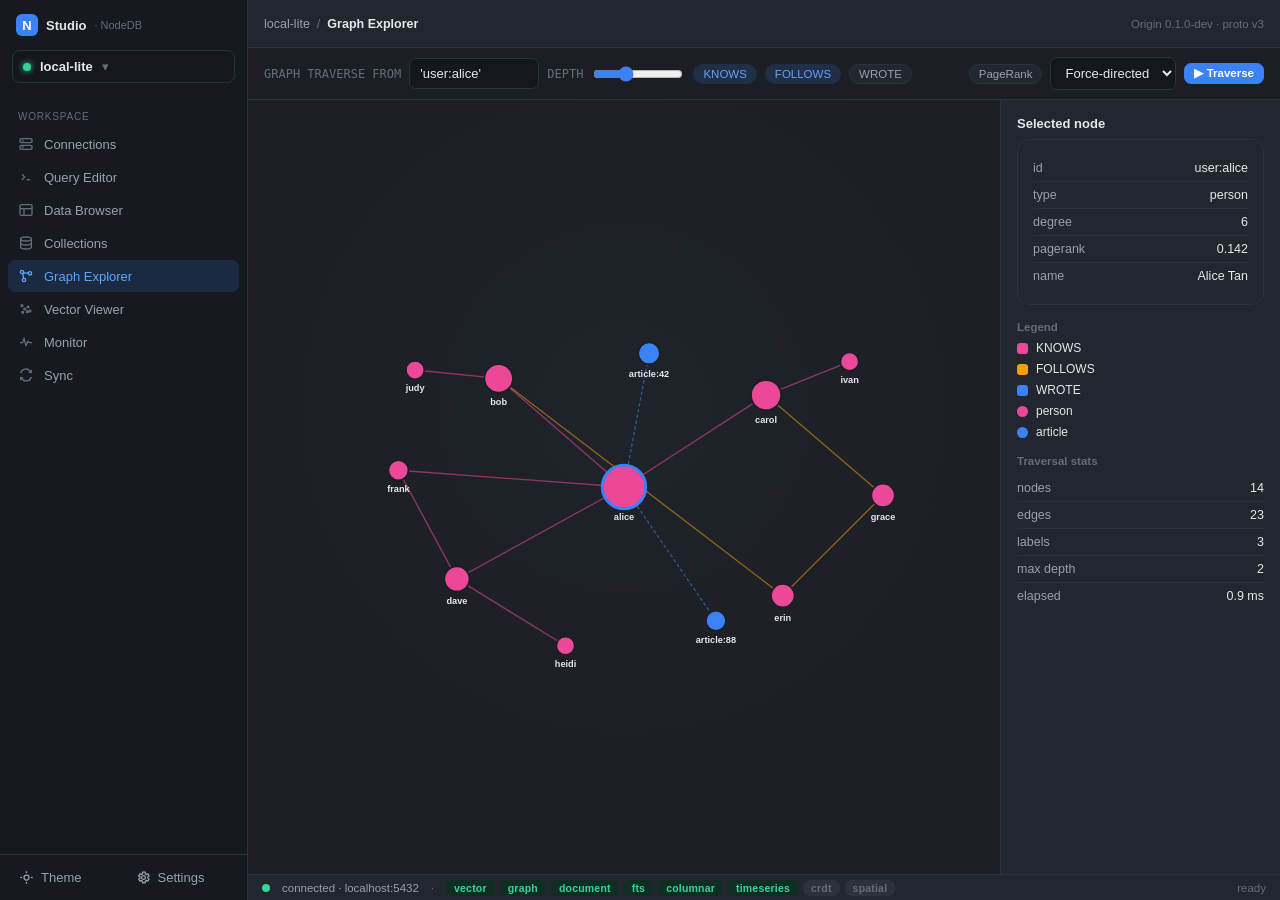
<file: docs/prototypes/studio/graph-explorer.html>
<!doctype html><html lang="en"><head>
<meta charset="utf-8"><meta name="viewport" content="width=device-width,initial-scale=1">
<title>NodeDB Studio — Graph Explorer</title>
<link rel="stylesheet" href="studio.css">
<script src="shell.js"></script>
<style>
  .gx { display:grid; grid-template-rows:auto 1fr; height:100%; min-height:0; }
  .gx-body { display:grid; grid-template-columns:1fr 280px; min-height:0; }
  .gx-canvas { position:relative; overflow:hidden; }
  .gx-insp { background:var(--bg-elev); border-left:1px solid var(--border); overflow:auto; padding:16px; }
  .e-knows  { stroke:var(--eng-graph); }
  .e-follows{ stroke:var(--eng-timeseries); }
  .e-wrote  { stroke:var(--eng-document); stroke-dasharray:4 3; }
  .edge { stroke-width:1.6; opacity:.55; }
  .node circle { stroke:var(--bg); stroke-width:2; }
  .node text { font:600 11px var(--sans); fill:var(--text); }
  .n-person { fill:var(--eng-graph); } .n-article { fill:var(--eng-document); }
  .node.sel circle { stroke:var(--accent); stroke-width:3.5; }
  input[type=range]{accent-color:var(--accent);}
</style>
</head>
<body data-screen="graph" data-title="Graph Explorer">
  <div class="gx">
    <div class="toolbar">
      <span class="faint mono" style="font-size:12px">GRAPH TRAVERSE FROM</span>
      <input class="input mono" value="'user:alice'" style="width:130px">
      <span class="faint mono" style="font-size:12px">DEPTH</span>
      <input type="range" min="1" max="4" value="2" style="width:90px">
      <span class="chip on">KNOWS</span><span class="chip on">FOLLOWS</span><span class="chip">WROTE</span>
      <span class="spacer"></span>
      <span class="chip">PageRank</span>
      <select class="select sm"><option>Force-directed</option><option>Radial</option><option>Hierarchical</option></select>
      <button class="btn primary sm">▶ Traverse</button>
    </div>

    <div class="gx-body">
      <div class="gx-canvas">
        <svg class="canvas" viewBox="0 0 900 620" preserveAspectRatio="xMidYMid meet">
          <g>
            <line class="edge e-knows"   x1="450" y1="310" x2="300" y2="180"/>
            <line class="edge e-knows"   x1="450" y1="310" x2="620" y2="200"/>
            <line class="edge e-knows"   x1="450" y1="310" x2="250" y2="420"/>
            <line class="edge e-knows"   x1="450" y1="310" x2="180" y2="290"/>
            <line class="edge e-knows"   x1="300" y1="180" x2="200" y2="170"/>
            <line class="edge e-follows" x1="300" y1="180" x2="640" y2="440"/>
            <line class="edge e-follows" x1="620" y1="200" x2="760" y2="320"/>
            <line class="edge e-knows"   x1="620" y1="200" x2="720" y2="160"/>
            <line class="edge e-knows"   x1="250" y1="420" x2="380" y2="500"/>
            <line class="edge e-knows"   x1="250" y1="420" x2="180" y2="290"/>
            <line class="edge e-follows" x1="760" y1="320" x2="640" y2="440"/>
            <line class="edge e-wrote"   x1="450" y1="310" x2="480" y2="150"/>
            <line class="edge e-wrote"   x1="450" y1="310" x2="560" y2="470"/>
          </g>
          <g>
            <g class="node sel"><circle class="n-person" cx="450" cy="310" r="26"/><text x="450" y="350" text-anchor="middle">alice</text></g>
            <g class="node"><circle class="n-person" cx="300" cy="180" r="17"/><text x="300" y="212" text-anchor="middle">bob</text></g>
            <g class="node"><circle class="n-person" cx="620" cy="200" r="18"/><text x="620" y="233" text-anchor="middle">carol</text></g>
            <g class="node"><circle class="n-person" cx="250" cy="420" r="15"/><text x="250" y="450" text-anchor="middle">dave</text></g>
            <g class="node"><circle class="n-person" cx="180" cy="290" r="12"/><text x="180" y="316" text-anchor="middle">frank</text></g>
            <g class="node"><circle class="n-person" cx="200" cy="170" r="11"/><text x="200" y="195" text-anchor="middle">judy</text></g>
            <g class="node"><circle class="n-person" cx="640" cy="440" r="14"/><text x="640" y="470" text-anchor="middle">erin</text></g>
            <g class="node"><circle class="n-person" cx="760" cy="320" r="14"/><text x="760" y="350" text-anchor="middle">grace</text></g>
            <g class="node"><circle class="n-person" cx="720" cy="160" r="11"/><text x="720" y="185" text-anchor="middle">ivan</text></g>
            <g class="node"><circle class="n-person" cx="380" cy="500" r="11"/><text x="380" y="525" text-anchor="middle">heidi</text></g>
            <g class="node"><circle class="n-article" cx="480" cy="150" r="13"/><text x="480" y="178" text-anchor="middle">article:42</text></g>
            <g class="node"><circle class="n-article" cx="560" cy="470" r="12"/><text x="560" y="497" text-anchor="middle">article:88</text></g>
          </g>
        </svg>
      </div>

      <aside class="gx-insp">
        <b>Selected node</b>
        <div class="panel" style="margin-top:8px"><div class="pb">
          <div class="kv"><span class="k">id</span><span class="v">user:alice</span></div>
          <div class="kv"><span class="k">type</span><span class="v">person</span></div>
          <div class="kv"><span class="k">degree</span><span class="v">6</span></div>
          <div class="kv"><span class="k">pagerank</span><span class="v">0.142</span></div>
          <div class="kv"><span class="k">name</span><span class="v">Alice Tan</span></div>
        </div></div>

        <h4 class="note" style="margin:16px 0 8px">Legend</h4>
        <div class="legend">
          <div class="li"><span class="sw" style="background:var(--eng-graph)"></span>KNOWS</div>
          <div class="li"><span class="sw" style="background:var(--eng-timeseries)"></span>FOLLOWS</div>
          <div class="li"><span class="sw" style="background:var(--eng-document)"></span>WROTE</div>
          <div class="li"><span class="sw" style="border-radius:50%;background:var(--eng-graph)"></span>person</div>
          <div class="li"><span class="sw" style="border-radius:50%;background:var(--eng-document)"></span>article</div>
        </div>

        <h4 class="note" style="margin:16px 0 8px">Traversal stats</h4>
        <div class="kv"><span class="k">nodes</span><span class="v">14</span></div>
        <div class="kv"><span class="k">edges</span><span class="v">23</span></div>
        <div class="kv"><span class="k">labels</span><span class="v">3</span></div>
        <div class="kv"><span class="k">max depth</span><span class="v">2</span></div>
        <div class="kv"><span class="k">elapsed</span><span class="v">0.9 ms</span></div>
      </aside>
    </div>
  </div>
</body></html>
</file>
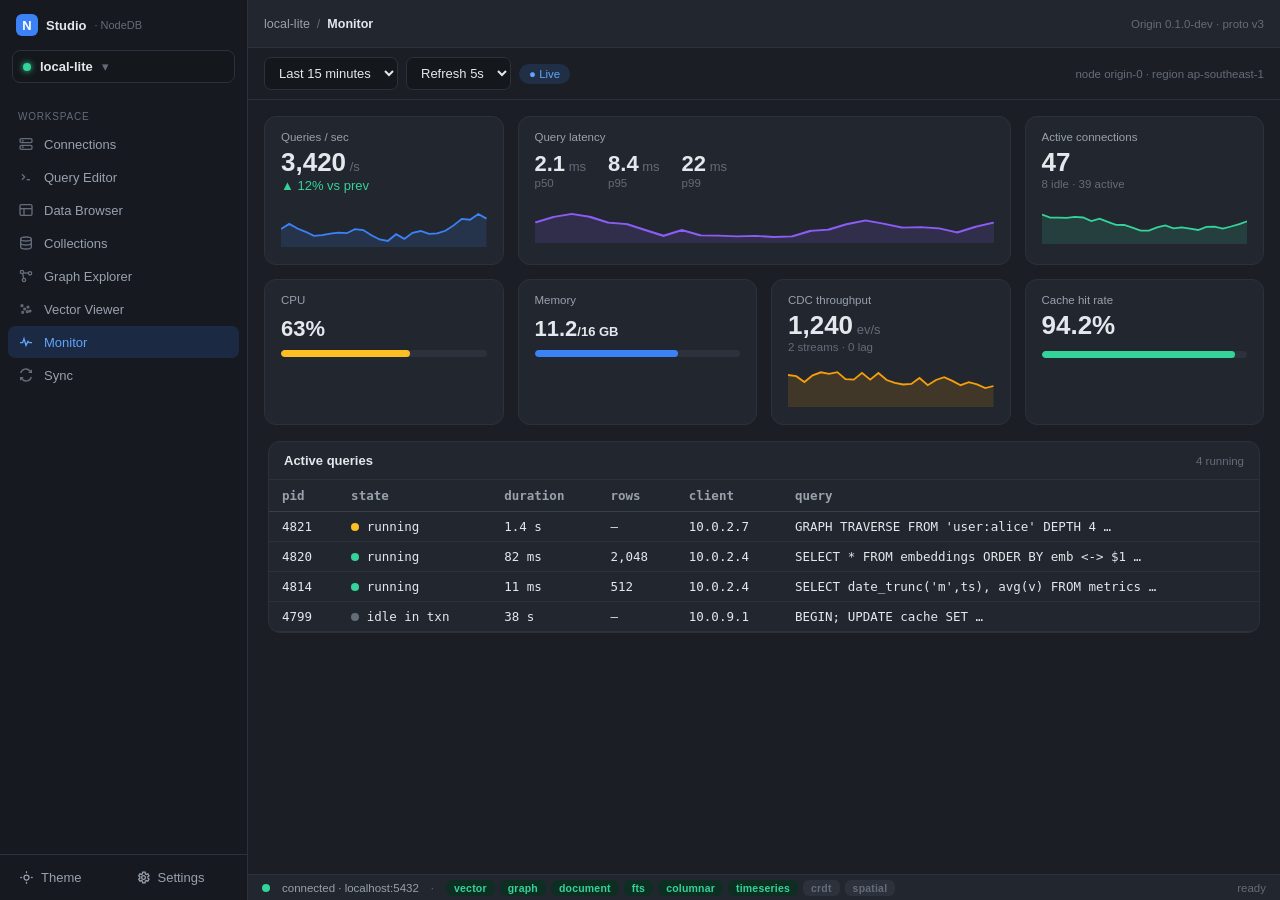
<file: docs/prototypes/studio/monitor.html>
<!doctype html><html lang="en"><head>
<meta charset="utf-8"><meta name="viewport" content="width=device-width,initial-scale=1">
<title>NodeDB Studio — Monitor</title>
<link rel="stylesheet" href="studio.css">
<script src="shell.js"></script>
<style>
  .mon { display:flex; flex-direction:column; min-height:0; }
  .gauge { display:flex; align-items:center; gap:12px; margin-top:10px; }
  .gauge .pct { font-size:22px; font-weight:700; }
</style>
</head>
<body data-screen="monitor" data-title="Monitor">
  <div class="mon">
    <div class="toolbar">
      <select class="select sm"><option>Last 15 minutes</option><option>Last 1 hour</option><option>Last 24 hours</option></select>
      <select class="select sm"><option>Refresh 5s</option><option>Refresh 1s</option><option>Off</option></select>
      <span class="chip on">● Live</span>
      <span class="spacer"></span>
      <span class="note">node origin-0 · region ap-southeast-1</span>
    </div>

    <div class="metrics">
      <div class="metric">
        <div class="mh">Queries / sec</div>
        <div class="big num">3,420<small> /s</small></div>
        <div class="delta up">▲ 12% vs prev</div>
        <svg class="spark" id="sp1" viewBox="0 0 200 46" preserveAspectRatio="none"></svg>
      </div>

      <div class="metric span2">
        <div class="mh">Query latency</div>
        <div class="row" style="gap:22px;margin-top:4px">
          <div><div class="big num" style="font-size:22px">2.1<small> ms</small></div><div class="note">p50</div></div>
          <div><div class="big num" style="font-size:22px">8.4<small> ms</small></div><div class="note">p95</div></div>
          <div><div class="big num" style="font-size:22px">22<small> ms</small></div><div class="note">p99</div></div>
        </div>
        <svg class="spark" id="sp2" viewBox="0 0 200 46" preserveAspectRatio="none"></svg>
      </div>

      <div class="metric">
        <div class="mh">Active connections</div>
        <div class="big num">47</div>
        <div class="note">8 idle · 39 active</div>
        <svg class="spark" id="sp3" viewBox="0 0 200 46" preserveAspectRatio="none"></svg>
      </div>

      <div class="metric">
        <div class="mh">CPU</div>
        <div class="gauge"><span class="pct num">63%</span></div>
        <div class="meter" style="margin-top:8px"><i style="width:63%;background:var(--warn)"></i></div>
      </div>
      <div class="metric">
        <div class="mh">Memory</div>
        <div class="gauge"><span class="pct num">11.2<span style="font-size:13px">/16 GB</span></span></div>
        <div class="meter" style="margin-top:8px"><i style="width:70%"></i></div>
      </div>
      <div class="metric">
        <div class="mh">CDC throughput</div>
        <div class="big num">1,240<small> ev/s</small></div>
        <div class="note">2 streams · 0 lag</div>
        <svg class="spark" id="sp4" viewBox="0 0 200 46" preserveAspectRatio="none"></svg>
      </div>
      <div class="metric">
        <div class="mh">Cache hit rate</div>
        <div class="big num">94.2%</div>
        <div class="meter" style="margin-top:10px"><i style="width:94%;background:var(--ok)"></i></div>
      </div>
    </div>

    <div class="wrap" style="padding-top:0">
      <div class="panel">
        <div class="ph"><h3>Active queries</h3><span class="spacer"></span><span class="note">4 running</span></div>
        <table class="grid mono">
          <thead><tr><th>pid</th><th>state</th><th>duration</th><th>rows</th><th>client</th><th>query</th></tr></thead>
          <tbody>
            <tr><td>4821</td><td><span class="dot warn"></span> running</td><td class="num">1.4 s</td><td class="num">—</td><td>10.0.2.7</td><td>GRAPH TRAVERSE FROM 'user:alice' DEPTH 4 …</td></tr>
            <tr><td>4820</td><td><span class="dot ok"></span> running</td><td class="num">82 ms</td><td class="num">2,048</td><td>10.0.2.4</td><td>SELECT * FROM embeddings ORDER BY emb &lt;-&gt; $1 …</td></tr>
            <tr><td>4814</td><td><span class="dot ok"></span> running</td><td class="num">11 ms</td><td class="num">512</td><td>10.0.2.4</td><td>SELECT date_trunc('m',ts), avg(v) FROM metrics …</td></tr>
            <tr><td>4799</td><td><span class="dot"></span> idle in txn</td><td class="num">38 s</td><td class="num">—</td><td>10.0.9.1</td><td>BEGIN; UPDATE cache SET …</td></tr>
          </tbody>
        </table>
      </div>
    </div>
  </div>

  <script>
    (function(){
      const NS="http://www.w3.org/2000/svg";
      function spark(id, color, base, amp){
        const svg=document.getElementById(id); if(!svg) return;
        const n=26, w=200, h=46; let d="", a=""; let y=base;
        for(let i=0;i<n;i++){
          y += (Math.random()-0.5)*amp; y=Math.max(6,Math.min(h-6,y));
          const x=(i/(n-1))*w;
          d += (i?` L${x.toFixed(1)} ${y.toFixed(1)}`:`M${x.toFixed(1)} ${y.toFixed(1)}`);
        }
        a = d + ` L${w} ${h} L0 ${h} Z`;
        const fill=document.createElementNS(NS,"path");
        fill.setAttribute("d",a); fill.setAttribute("fill",color); fill.setAttribute("opacity","0.14");
        const line=document.createElementNS(NS,"path");
        line.setAttribute("d",d); line.setAttribute("fill","none");
        line.setAttribute("stroke",color); line.setAttribute("stroke-width","1.8");
        svg.append(fill,line);
      }
      spark("sp1","var(--accent)",24,14);
      spark("sp2","var(--eng-vector)",26,12);
      spark("sp3","var(--ok)",20,8);
      spark("sp4","var(--eng-timeseries)",22,16);
    })();
  </script>
</body></html>
</file>
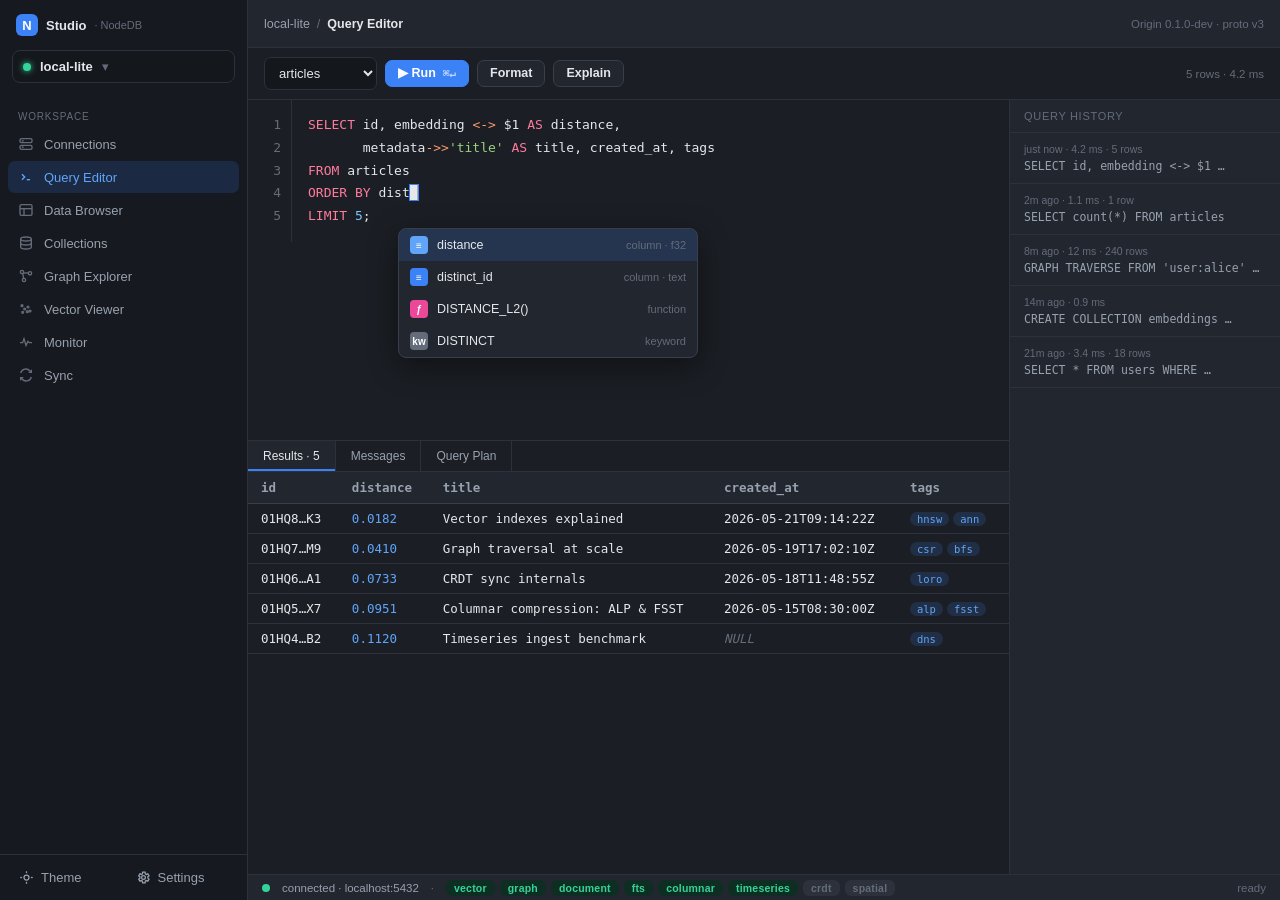
<file: docs/prototypes/studio/query-editor.html>
<!doctype html><html lang="en"><head>
<meta charset="utf-8"><meta name="viewport" content="width=device-width,initial-scale=1">
<title>NodeDB Studio — Query Editor</title>
<link rel="stylesheet" href="studio.css">
<script src="shell.js"></script>
<style>
  .qe { display:grid; grid-template-rows:auto 1fr; height:100%; min-height:0; }
  .qe-body { display:grid; grid-template-columns:1fr 270px; min-height:0; }
  .qe-left { display:grid; grid-template-rows:44% 56%; min-height:0; border-right:1px solid var(--border); }
  .qe-edit { position:relative; border-bottom:1px solid var(--border); overflow:hidden; }
  .tabs { display:flex; background:var(--bg); border-bottom:1px solid var(--border); }
  .tab { padding:8px 15px; font-size:12px; color:var(--text-dim); cursor:pointer; border-right:1px solid var(--border); }
  .tab.on { color:var(--text); background:var(--bg-elev); box-shadow:inset 0 -2px 0 var(--accent); }
  .res-scroll { overflow:auto; min-height:0; }
  .hist { background:var(--bg-elev); overflow:auto; }
  .hist .h { padding:10px 14px; font-size:11px; text-transform:uppercase; letter-spacing:.7px; color:var(--text-faint); border-bottom:1px solid var(--border); }
  .hist .q { padding:10px 14px; border-bottom:1px solid var(--border); cursor:pointer; }
  .hist .q:hover { background:var(--row-hover); }
  .hist .q .t { font-size:10.5px; color:var(--text-faint); margin-bottom:3px; }
  .hist .q code { font-size:11.5px; color:var(--text-dim); }
</style>
</head>
<body data-screen="query" data-title="Query Editor">
  <div class="qe">
    <div class="toolbar">
      <select class="select"><option>articles</option><option>users</option><option>embeddings</option></select>
      <button class="btn primary">▶ Run <kbd>⌘↵</kbd></button>
      <button class="btn">Format</button>
      <button class="btn">Explain</button>
      <span class="spacer"></span>
      <span class="note">5 rows · 4.2 ms</span>
    </div>

    <div class="qe-body">
      <div class="qe-left">
        <div class="qe-edit">
          <div class="editor sql">
            <div class="gutter">1<br>2<br>3<br>4<br>5</div>
<div class="code"><span class="kw">SELECT</span> id, embedding <span class="op">&lt;-&gt;</span> $1 <span class="kw">AS</span> distance,
       metadata<span class="op">-&gt;&gt;</span><span class="str">'title'</span> <span class="kw">AS</span> title, created_at, tags
<span class="kw">FROM</span> articles
<span class="kw">ORDER BY</span> dist<span style="background:var(--accent-soft);outline:1px solid var(--accent)">█</span>
<span class="kw">LIMIT</span> <span class="nm">5</span>;</div>
          </div>
          <!-- autocomplete popover (feature mock) -->
          <div class="acpop" style="top:128px; left:150px">
            <div class="it on"><span class="ic" style="background:var(--accent-2)">≡</span><span>distance</span><span class="ty">column · f32</span></div>
            <div class="it"><span class="ic" style="background:var(--eng-document)">≡</span><span>distinct_id</span><span class="ty">column · text</span></div>
            <div class="it"><span class="ic" style="background:var(--eng-graph)">ƒ</span><span>DISTANCE_L2()</span><span class="ty">function</span></div>
            <div class="it"><span class="ic" style="background:var(--text-faint)">kw</span><span>DISTINCT</span><span class="ty">keyword</span></div>
          </div>
        </div>

        <div style="display:grid;grid-template-rows:auto 1fr;min-height:0">
          <div class="tabs">
            <div class="tab on">Results · 5</div><div class="tab">Messages</div><div class="tab">Query Plan</div>
          </div>
          <div class="res-scroll">
            <table class="grid mono">
              <thead><tr><th>id</th><th>distance</th><th>title</th><th>created_at</th><th>tags</th></tr></thead>
              <tbody>
                <tr><td>01HQ8…K3</td><td class="num v-num">0.0182</td><td>Vector indexes explained</td><td>2026-05-21T09:14:22Z</td><td class="tagcell"><span class="t">hnsw</span><span class="t">ann</span></td></tr>
                <tr><td>01HQ7…M9</td><td class="num v-num">0.0410</td><td>Graph traversal at scale</td><td>2026-05-19T17:02:10Z</td><td class="tagcell"><span class="t">csr</span><span class="t">bfs</span></td></tr>
                <tr><td>01HQ6…A1</td><td class="num v-num">0.0733</td><td>CRDT sync internals</td><td>2026-05-18T11:48:55Z</td><td class="tagcell"><span class="t">loro</span></td></tr>
                <tr><td>01HQ5…X7</td><td class="num v-num">0.0951</td><td>Columnar compression: ALP &amp; FSST</td><td>2026-05-15T08:30:00Z</td><td class="tagcell"><span class="t">alp</span><span class="t">fsst</span></td></tr>
                <tr><td>01HQ4…B2</td><td class="num v-num">0.1120</td><td>Timeseries ingest benchmark</td><td><span class="v-null">NULL</span></td><td class="tagcell"><span class="t">dns</span></td></tr>
              </tbody>
            </table>
          </div>
        </div>
      </div>

      <aside class="hist">
        <div class="h">Query history</div>
        <div class="q"><div class="t">just now · 4.2 ms · 5 rows</div><code>SELECT id, embedding &lt;-&gt; $1 …</code></div>
        <div class="q"><div class="t">2m ago · 1.1 ms · 1 row</div><code>SELECT count(*) FROM articles</code></div>
        <div class="q"><div class="t">8m ago · 12 ms · 240 rows</div><code>GRAPH TRAVERSE FROM 'user:alice' …</code></div>
        <div class="q"><div class="t">14m ago · 0.9 ms</div><code>CREATE COLLECTION embeddings …</code></div>
        <div class="q"><div class="t">21m ago · 3.4 ms · 18 rows</div><code>SELECT * FROM users WHERE …</code></div>
      </aside>
    </div>
  </div>
</body></html>
</file>
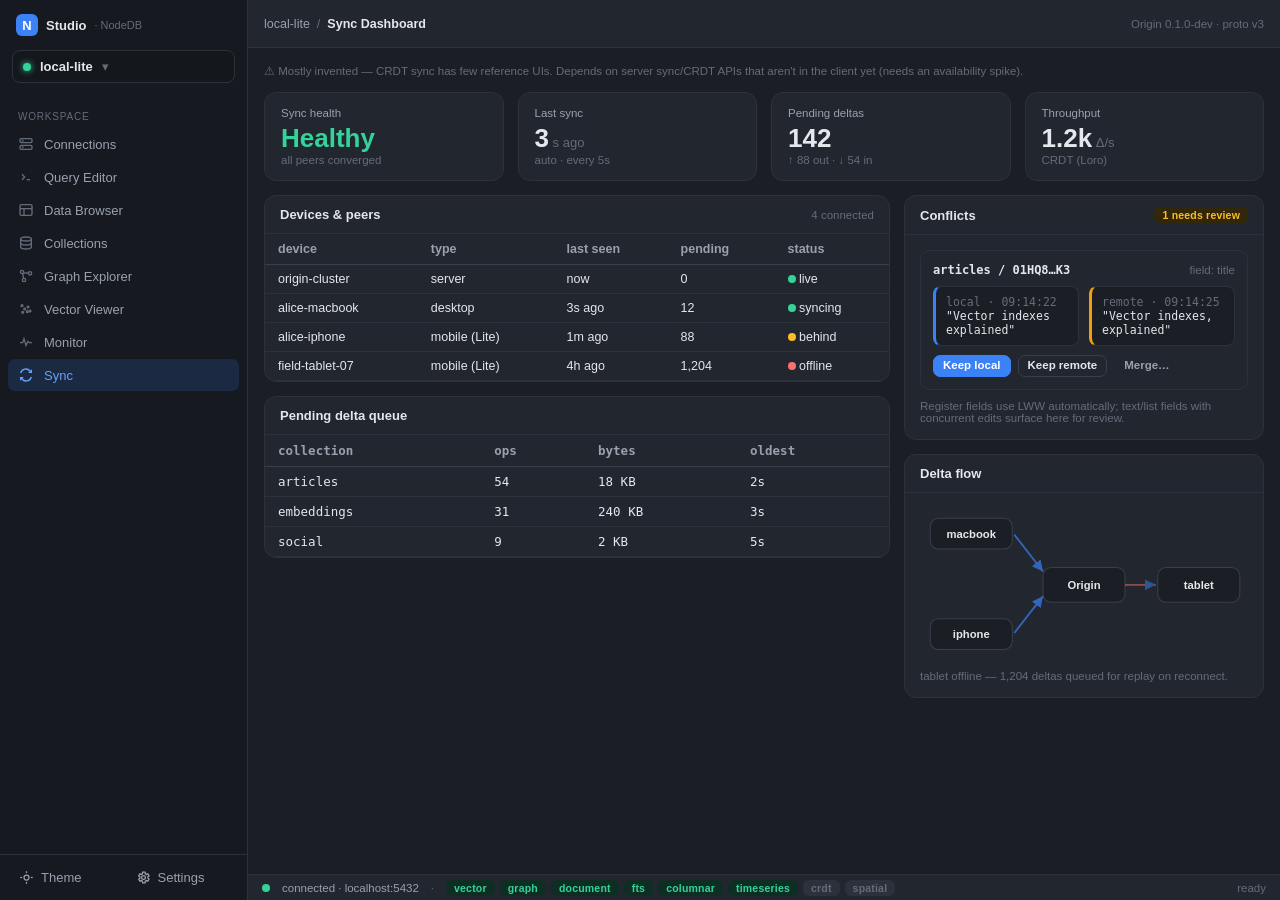
<file: docs/prototypes/studio/sync.html>
<!doctype html><html lang="en"><head>
<meta charset="utf-8"><meta name="viewport" content="width=device-width,initial-scale=1">
<title>NodeDB Studio — Sync Dashboard</title>
<link rel="stylesheet" href="studio.css">
<script src="shell.js"></script>
<style>
  .sy { padding:16px; display:flex; flex-direction:column; gap:14px; }
  .sy-cards { display:grid; grid-template-columns:repeat(4,1fr); gap:14px; }
  .sy-grid { display:grid; grid-template-columns:1fr 360px; gap:14px; align-items:start; }
  .conflict { border:1px solid var(--border); border-radius:10px; padding:12px; margin-bottom:10px; }
  .conflict .vs { display:grid; grid-template-columns:1fr 1fr; gap:10px; margin:9px 0; }
  .conflict .side { background:var(--bg); border:1px solid var(--border); border-radius:8px; padding:8px 10px; font-family:var(--mono); font-size:11.5px; }
  .conflict .side.local { border-left:3px solid var(--accent); }
  .conflict .side.remote { border-left:3px solid var(--eng-timeseries); }
  .flow .dev { fill:var(--bg); stroke:var(--border-2); }
  .flow text { fill:var(--text); font:600 11px var(--sans); }
  .flow .arr { stroke:var(--accent); stroke-width:1.8; marker-end:url(#ah); opacity:.7; }
</style>
</head>
<body data-screen="sync" data-title="Sync Dashboard">
  <div class="sy">
    <div class="note">⚠ Mostly invented — CRDT sync has few reference UIs. Depends on server sync/CRDT APIs that aren't in the client yet (needs an availability spike).</div>

    <div class="sy-cards">
      <div class="metric"><div class="mh">Sync health</div><div class="big" style="color:var(--ok)">Healthy</div><div class="note">all peers converged</div></div>
      <div class="metric"><div class="mh">Last sync</div><div class="big num">3<small> s ago</small></div><div class="note">auto · every 5s</div></div>
      <div class="metric"><div class="mh">Pending deltas</div><div class="big num">142</div><div class="note">↑ 88 out · ↓ 54 in</div></div>
      <div class="metric"><div class="mh">Throughput</div><div class="big num">1.2k<small> Δ/s</small></div><div class="note">CRDT (Loro)</div></div>
    </div>

    <div class="sy-grid">
      <div style="display:flex;flex-direction:column;gap:14px">
        <div class="panel">
          <div class="ph"><h3>Devices &amp; peers</h3><span class="spacer"></span><span class="note">4 connected</span></div>
          <table class="grid">
            <thead><tr><th>device</th><th>type</th><th>last seen</th><th>pending</th><th>status</th></tr></thead>
            <tbody>
              <tr><td>origin-cluster</td><td>server</td><td>now</td><td class="num">0</td><td><span class="dot ok"></span> live</td></tr>
              <tr><td>alice-macbook</td><td>desktop</td><td>3s ago</td><td class="num">12</td><td><span class="dot ok"></span> syncing</td></tr>
              <tr><td>alice-iphone</td><td>mobile (Lite)</td><td>1m ago</td><td class="num">88</td><td><span class="dot warn"></span> behind</td></tr>
              <tr><td>field-tablet-07</td><td>mobile (Lite)</td><td>4h ago</td><td class="num">1,204</td><td><span class="dot err"></span> offline</td></tr>
            </tbody>
          </table>
        </div>

        <div class="panel">
          <div class="ph"><h3>Pending delta queue</h3></div>
          <table class="grid mono">
            <thead><tr><th>collection</th><th>ops</th><th>bytes</th><th>oldest</th></tr></thead>
            <tbody>
              <tr><td>articles</td><td class="num">54</td><td class="num">18 KB</td><td>2s</td></tr>
              <tr><td>embeddings</td><td class="num">31</td><td class="num">240 KB</td><td>3s</td></tr>
              <tr><td>social</td><td class="num">9</td><td class="num">2 KB</td><td>5s</td></tr>
            </tbody>
          </table>
        </div>
      </div>

      <div style="display:flex;flex-direction:column;gap:14px">
        <div class="panel">
          <div class="ph"><h3>Conflicts</h3><span class="spacer"></span><span class="badge cap-on" style="color:var(--warn);background:var(--warn-soft)">1 needs review</span></div>
          <div class="pb">
            <div class="conflict">
              <div class="row" style="justify-content:space-between">
                <b class="mono" style="font-size:12px">articles / 01HQ8…K3</b>
                <span class="note">field: title</span>
              </div>
              <div class="vs">
                <div class="side local"><div class="note">local · 09:14:22</div>"Vector indexes explained"</div>
                <div class="side remote"><div class="note">remote · 09:14:25</div>"Vector indexes, explained"</div>
              </div>
              <div class="row" style="gap:7px">
                <button class="btn sm primary">Keep local</button>
                <button class="btn sm">Keep remote</button>
                <button class="btn sm ghost">Merge…</button>
              </div>
            </div>
            <p class="note" style="margin:0">Register fields use LWW automatically; text/list fields with concurrent edits surface here for review.</p>
          </div>
        </div>

        <div class="panel">
          <div class="ph"><h3>Delta flow</h3></div>
          <div class="pb">
            <svg class="flow" viewBox="0 0 320 150" style="width:100%">
              <defs><marker id="ah" markerWidth="7" markerHeight="7" refX="6" refY="3" orient="auto">
                <path d="M0 0 L6 3 L0 6 Z" fill="var(--accent)"/></marker></defs>
              <rect class="dev" x="120" y="58" width="80" height="34" rx="8"/><text x="160" y="79" text-anchor="middle">Origin</text>
              <rect class="dev" x="10" y="10" width="80" height="30" rx="8"/><text x="50" y="29" text-anchor="middle">macbook</text>
              <rect class="dev" x="10" y="108" width="80" height="30" rx="8"/><text x="50" y="127" text-anchor="middle">iphone</text>
              <rect class="dev" x="232" y="58" width="80" height="34" rx="8"/><text x="272" y="79" text-anchor="middle">tablet</text>
              <line class="arr" x1="92" y1="26" x2="120" y2="62"/>
              <line class="arr" x1="92" y1="122" x2="120" y2="86"/>
              <line class="arr" x1="200" y1="75" x2="230" y2="75" style="stroke:var(--err);opacity:.5"/>
            </svg>
            <p class="note" style="margin:6px 0 0">tablet offline — 1,204 deltas queued for replay on reconnect.</p>
          </div>
        </div>
      </div>
    </div>
  </div>
</body></html>
</file>
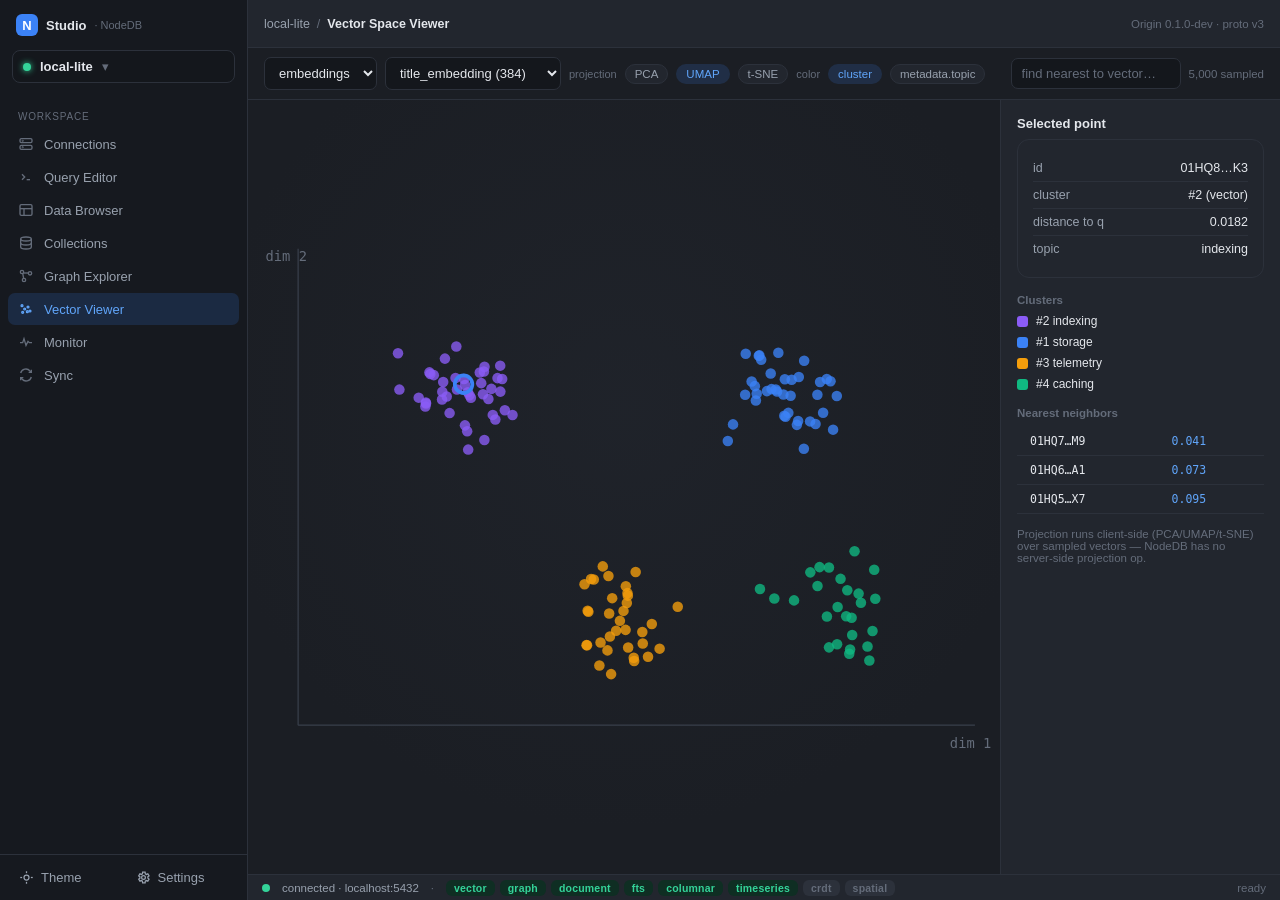
<file: docs/prototypes/studio/vector-viewer.html>
<!doctype html><html lang="en"><head>
<meta charset="utf-8"><meta name="viewport" content="width=device-width,initial-scale=1">
<title>NodeDB Studio — Vector Viewer</title>
<link rel="stylesheet" href="studio.css">
<script src="shell.js"></script>
<style>
  .vv { display:grid; grid-template-rows:auto 1fr; height:100%; min-height:0; }
  .vv-body { display:grid; grid-template-columns:1fr 280px; min-height:0; }
  .vv-canvas { position:relative; overflow:hidden; }
  .vv-insp { background:var(--bg-elev); border-left:1px solid var(--border); overflow:auto; padding:16px; }
  .vv-canvas .axis { stroke:var(--border-2); stroke-width:1; }
  .vv-canvas .axlbl { fill:var(--text-faint); font:11px var(--mono); }
</style>
</head>
<body data-screen="vectors" data-title="Vector Space Viewer">
  <div class="vv">
    <div class="toolbar">
      <select class="select sm"><option>embeddings</option></select>
      <select class="select sm"><option>title_embedding (384)</option><option>body_embedding (768)</option></select>
      <span class="faint" style="font-size:11px">projection</span>
      <span class="chip">PCA</span><span class="chip on">UMAP</span><span class="chip">t-SNE</span>
      <span class="faint" style="font-size:11px">color</span>
      <span class="chip on">cluster</span><span class="chip">metadata.topic</span>
      <span class="spacer"></span>
      <input class="input sm mono" placeholder="find nearest to vector…" style="width:170px">
      <span class="note">5,000 sampled</span>
    </div>

    <div class="vv-body">
      <div class="vv-canvas">
        <svg id="scatter" class="canvas" viewBox="0 0 600 460" preserveAspectRatio="xMidYMid meet">
          <line class="axis" x1="40" y1="420" x2="580" y2="420"/>
          <line class="axis" x1="40" y1="40"  x2="40"  y2="420"/>
          <text class="axlbl" x="560" y="438">dim 1</text>
          <text class="axlbl" x="14" y="50">dim 2</text>
        </svg>
      </div>

      <aside class="vv-insp">
        <b>Selected point</b>
        <div class="panel" style="margin-top:8px"><div class="pb">
          <div class="kv"><span class="k">id</span><span class="v">01HQ8…K3</span></div>
          <div class="kv"><span class="k">cluster</span><span class="v">#2 (vector)</span></div>
          <div class="kv"><span class="k">distance to q</span><span class="v">0.0182</span></div>
          <div class="kv"><span class="k">topic</span><span class="v">indexing</span></div>
        </div></div>

        <h4 class="note" style="margin:16px 0 8px">Clusters</h4>
        <div class="legend" id="legend"></div>

        <h4 class="note" style="margin:16px 0 8px">Nearest neighbors</h4>
        <table class="grid mono" style="font-size:11.5px">
          <tbody>
            <tr><td>01HQ7…M9</td><td class="num v-num">0.041</td></tr>
            <tr><td>01HQ6…A1</td><td class="num v-num">0.073</td></tr>
            <tr><td>01HQ5…X7</td><td class="num v-num">0.095</td></tr>
          </tbody>
        </table>
        <p class="note" style="margin-top:14px">Projection runs client-side (PCA/UMAP/t-SNE) over sampled vectors — NodeDB has no server-side projection op.</p>
      </aside>
    </div>
  </div>

  <script>
    // generate clustered scatter points (mock UMAP projection)
    (function(){
      const svg = document.getElementById("scatter");
      const NS = "http://www.w3.org/2000/svg";
      const clusters = [
        { c:[170,150], col:"var(--eng-vector)",     n:42, name:"#2 indexing" },
        { c:[420,160], col:"var(--eng-document)",   n:38, name:"#1 storage" },
        { c:[300,330], col:"var(--eng-timeseries)", n:34, name:"#3 telemetry" },
        { c:[470,330], col:"var(--eng-kv)",         n:26, name:"#4 caching" },
      ];
      const gauss = () => (Math.random()+Math.random()+Math.random()-1.5);
      clusters.forEach(cl => {
        for (let i=0;i<cl.n;i++){
          const x = cl.c[0] + gauss()*46, y = cl.c[1] + gauss()*40;
          const c = document.createElementNS(NS,"circle");
          c.setAttribute("cx",x); c.setAttribute("cy",y); c.setAttribute("r",4.2);
          c.setAttribute("fill",cl.col); c.setAttribute("opacity","0.78");
          svg.appendChild(c);
        }
      });
      // the query point + a selected/highlighted neighbor
      const q = document.createElementNS(NS,"circle");
      q.setAttribute("cx",172); q.setAttribute("cy",148); q.setAttribute("r",7);
      q.setAttribute("fill","none"); q.setAttribute("stroke","var(--accent)"); q.setAttribute("stroke-width","3");
      svg.appendChild(q);
      // legend
      const lg = document.getElementById("legend");
      lg.innerHTML = clusters.map(cl =>
        `<div class="li"><span class="sw" style="background:${cl.col}"></span>${cl.name}</div>`).join("");
    })();
  </script>
</body></html>
</file>
<file: docs/prototypes/studio/studio.css>
/* ============================================================
   NodeDB Studio — UI mockup shared stylesheet  (THROWAWAY)
   TablePlus-grade shell + best-of-breed per-engine canvases.
   Theme tokens drive dark/light; shell.js toggles [data-theme].
   ============================================================ */

:root,
:root[data-theme="dark"] {
  --bg:        #1b1e24;
  --bg-elev:   #22262e;
  --bg-side:   #16191f;
  --bg-input:  #14171c;
  --border:    #2c313b;
  --border-2:  #383f4b;
  --text:      #e4e7ec;
  --text-dim:  #98a1ae;
  --text-faint:#646c7a;
  --accent:    #3b82f6;
  --accent-2:  #60a5fa;
  --accent-soft: rgba(59,130,246,.16);
  --ok:   #34d399;  --ok-soft:#0f2e23;
  --warn: #fbbf24;  --warn-soft:#33270a;
  --err:  #f87171;  --err-soft:#341818;
  --row-hover:#262b34;
  --sel:      #25344d;
  --shadow:   0 8px 30px rgba(0,0,0,.45);
  --grid-line: rgba(255,255,255,.05);
}

:root[data-theme="light"] {
  --bg:        #f4f6f8;
  --bg-elev:   #ffffff;
  --bg-side:   #eceef2;
  --bg-input:  #ffffff;
  --border:    #e1e4ea;
  --border-2:  #ccd1da;
  --text:      #1d2430;
  --text-dim:  #5d6675;
  --text-faint:#9099a7;
  --accent:    #2563eb;
  --accent-2:  #1d4ed8;
  --accent-soft: rgba(37,99,235,.10);
  --ok:   #15a06a;  --ok-soft:#e7f6ee;
  --warn: #b7791f;  --warn-soft:#fbf2dd;
  --err:  #d64545;  --err-soft:#fbe9e9;
  --row-hover:#f1f5fb;
  --sel:      #e2ecfd;
  --shadow:   0 10px 30px rgba(40,50,70,.14);
  --grid-line: rgba(20,30,50,.06);
}

/* engine accent colors (theme-independent) */
:root {
  --eng-vector:#8b5cf6; --eng-graph:#ec4899; --eng-document:#3b82f6;
  --eng-columnar:#14b8a6; --eng-timeseries:#f59e0b; --eng-kv:#10b981;
  --eng-fts:#06b6d4; --eng-array:#a855f7;
  --mono: ui-monospace, "SF Mono", "JetBrains Mono", Menlo, Consolas, monospace;
  --sans: -apple-system, BlinkMacSystemFont, "Segoe UI", Roboto, Helvetica, Arial, sans-serif;
}

* { box-sizing: border-box; }
html, body { margin:0; height:100%; }
body { font-family: var(--sans); background: var(--bg); color: var(--text);
       font-size: 13px; -webkit-font-smoothing: antialiased; }
.mono { font-family: var(--mono); }
.num  { font-variant-numeric: tabular-nums; }
a { color: inherit; text-decoration: none; }

/* ─────────────────── App shell ─────────────────── */
.app { display: grid; grid-template-columns: 248px 1fr; height: 100vh; }

.side { background: var(--bg-side); border-right: 1px solid var(--border);
        display: flex; flex-direction: column; min-height: 0; }
.side .brand { display:flex; align-items:center; gap:8px; padding:14px 16px 10px; font-weight:700; }
.side .brand .mark { width:22px; height:22px; border-radius:6px; background:var(--accent);
                     color:#fff; display:grid; place-items:center; font-size:13px; font-weight:800; }
.side .brand small { color: var(--text-faint); font-weight:500; font-size:11px; }

.conn-switch { margin:4px 12px 10px; }
.conn-switch .cs-btn { display:flex; align-items:center; gap:9px; width:100%; cursor:pointer;
   background: var(--bg-input); border:1px solid var(--border); border-radius:8px; padding:8px 10px; color:var(--text); }
.conn-switch .cs-btn .d { width:8px; height:8px; border-radius:50%; background:var(--ok); flex:none;
   box-shadow:0 0 6px var(--ok); }
.conn-switch .cs-btn .nm { font-weight:600; }
.conn-switch .cs-btn .host { color: var(--text-faint); font-size:11px; margin-left:auto; }
.conn-switch .cs-btn .chev { color: var(--text-faint); }
.cs-menu { margin:6px 12px 0; background:var(--bg-elev); border:1px solid var(--border); border-radius:8px;
   overflow:hidden; box-shadow: var(--shadow); }
.cs-menu .it { display:flex; align-items:center; gap:9px; padding:8px 11px; cursor:pointer; }
.cs-menu .it:hover { background: var(--row-hover); }
.cs-menu .it .d { width:7px; height:7px; border-radius:50%; background:var(--ok); }
.cs-menu .it .d.off { background: var(--text-faint); box-shadow:none; }
.cs-menu .it .host { margin-left:auto; color:var(--text-faint); font-size:11px; }
.cs-menu .it.add { color: var(--accent-2); border-top:1px solid var(--border); }
.hidden { display:none !important; }

.side nav { padding: 6px 8px; overflow:auto; flex:1; }
.side .grp-label { padding:12px 10px 5px; font-size:10px; letter-spacing:.8px; text-transform:uppercase; color:var(--text-faint); }
.nav-item { display:flex; align-items:center; gap:10px; padding:8px 10px; border-radius:7px; color:var(--text-dim);
   cursor:pointer; margin:1px 0; }
.nav-item:hover { background: var(--row-hover); color: var(--text); }
.nav-item.active { background: var(--accent-soft); color: var(--accent-2); }
.nav-item.active svg { color: var(--accent-2); }
.nav-item svg { width:16px; height:16px; flex:none; color: var(--text-faint); }
.nav-item .lbl { flex:1; }
.nav-item.gated { opacity:.4; cursor:not-allowed; }
.nav-item .tag { font-size:9.5px; padding:1px 6px; border-radius:999px; background:var(--border); color:var(--text-faint); }

.side-foot { border-top:1px solid var(--border); padding:8px 10px; display:flex; align-items:center; gap:6px; }
.side-foot .sf-btn { display:flex; align-items:center; gap:7px; padding:7px 9px; border-radius:7px; color:var(--text-dim);
   cursor:pointer; flex:1; }
.side-foot .sf-btn:hover { background: var(--row-hover); color:var(--text); }
.side-foot svg { width:15px; height:15px; }

/* content column */
.content { display:grid; grid-template-rows: 48px 1fr 26px; min-width:0; min-height:0; }
.topbar { display:flex; align-items:center; gap:12px; padding:0 16px; background:var(--bg-elev);
   border-bottom:1px solid var(--border); }
.topbar .crumbs { display:flex; align-items:center; gap:7px; color:var(--text-dim); font-size:12.5px; }
.topbar .crumbs b { color: var(--text); font-weight:600; }
.topbar .crumbs .sep { color: var(--text-faint); }
.topbar .spacer { flex:1; }

main.screen { overflow:auto; min-height:0; min-width:0; }

.statusbar { display:flex; align-items:center; gap:12px; padding:0 14px; background:var(--bg-elev);
   border-top:1px solid var(--border); font-size:11.5px; color:var(--text-dim); }
.statusbar .caps { display:flex; gap:5px; align-items:center; }
.statusbar .spacer { flex:1; }

/* ─────────────────── Reusable components ─────────────────── */
.btn { display:inline-flex; align-items:center; gap:7px; background:var(--bg-elev); color:var(--text);
   border:1px solid var(--border-2); border-radius:7px; padding:6px 12px; font:600 12.5px/1 var(--sans);
   cursor:pointer; }
.btn:hover { border-color:var(--text-faint); }
.btn.primary { background:var(--accent); border-color:var(--accent); color:#fff; }
.btn.primary:hover { background:var(--accent-2); }
.btn.ghost { background:transparent; border-color:transparent; color:var(--text-dim); }
.btn.ghost:hover { background:var(--row-hover); color:var(--text); }
.btn.sm { padding:4px 9px; font-size:11.5px; }
.btn kbd { font:600 11px var(--mono); opacity:.7; }

.input, .select { background:var(--bg-input); color:var(--text); border:1px solid var(--border);
   border-radius:7px; padding:7px 10px; font:13px var(--sans); }
.input:focus, .select:focus { outline:none; border-color:var(--accent); box-shadow:0 0 0 3px var(--accent-soft); }
.input::placeholder { color: var(--text-faint); }

.toolbar { display:flex; align-items:center; gap:8px; padding:9px 16px; border-bottom:1px solid var(--border);
   background:var(--bg); }
.toolbar .spacer { flex:1; }

.chip { display:inline-flex; align-items:center; gap:5px; padding:3px 9px; border-radius:999px;
   font-size:11.5px; background:var(--bg-elev); border:1px solid var(--border); color:var(--text-dim); cursor:pointer; }
.chip.on { background:var(--accent-soft); border-color:transparent; color:var(--accent-2); }
.chip .x { color: var(--text-faint); }

.badge { display:inline-flex; align-items:center; gap:5px; padding:2px 8px; border-radius:6px;
   font-size:10.5px; font-weight:700; letter-spacing:.2px; }
.badge.cap-on  { color:var(--ok);  background:var(--ok-soft); }
.badge.cap-off { color:var(--text-faint); background:var(--border); }

/* engine pill */
.eng { display:inline-flex; align-items:center; gap:6px; font-size:11px; font-weight:600; }
.eng::before { content:""; width:8px; height:8px; border-radius:3px; background:var(--e,var(--accent)); }
.eng-vector{--e:var(--eng-vector);} .eng-graph{--e:var(--eng-graph);} .eng-document{--e:var(--eng-document);}
.eng-columnar{--e:var(--eng-columnar);} .eng-timeseries{--e:var(--eng-timeseries);} .eng-kv{--e:var(--eng-kv);}
.eng-fts{--e:var(--eng-fts);} .eng-array{--e:var(--eng-array);}

.dot { width:8px; height:8px; border-radius:50%; display:inline-block; background:var(--text-faint); }
.dot.ok{background:var(--ok);} .dot.warn{background:var(--warn);} .dot.err{background:var(--err);}

.panel { background:var(--bg-elev); border:1px solid var(--border); border-radius:12px; overflow:hidden; }
.panel > .ph { display:flex; align-items:center; gap:9px; padding:11px 15px; border-bottom:1px solid var(--border); }
.panel > .ph h3 { margin:0; font-size:13px; }
.panel > .ph .spacer { flex:1; }
.panel > .pb { padding:15px; }

.kv { display:flex; justify-content:space-between; gap:12px; padding:6px 0; border-bottom:1px solid var(--border); font-size:12.5px; }
.kv:last-child{ border-bottom:0; }
.kv .k { color: var(--text-dim); } .kv .v { color: var(--text); font-weight:500; text-align:right; }

/* data grid */
table.grid { border-collapse:collapse; width:100%; font-size:12.5px; }
table.grid th { position:sticky; top:0; z-index:1; background:var(--bg-elev); color:var(--text-dim); text-align:left;
   font-weight:600; padding:8px 13px; border-bottom:1px solid var(--border-2); white-space:nowrap; }
table.grid td { padding:7px 13px; border-bottom:1px solid var(--border); white-space:nowrap; }
table.grid tr:hover td { background: var(--row-hover); }
table.grid tr.sel td { background: var(--sel); }
.v-null { color: var(--text-faint); font-style:italic; }
.v-vec  { color: var(--eng-vector); }
.v-num  { color: var(--accent-2); }
.tagcell .t { display:inline-block; padding:1px 7px; border-radius:999px; font-size:10.5px; margin-right:4px;
   background:var(--accent-soft); color:var(--accent-2); }

/* SQL syntax */
.sql .kw{color:#ff7b9c;} .sql .str{color:#9ad27f;} .sql .fn{color:#c79bff;} .sql .nm{color:#7cc7ff;}
.sql .op{color:#ff9d6b;} .sql .cm{color:var(--text-faint);}
:root[data-theme="light"] .sql .kw{color:#c2255c;} :root[data-theme="light"] .sql .str{color:#2f7d32;}
:root[data-theme="light"] .sql .fn{color:#7c3aed;} :root[data-theme="light"] .sql .nm{color:#1d6fd6;}
:root[data-theme="light"] .sql .op{color:#c2410c;}

/* code editor block */
.editor { display:grid; grid-template-columns:44px 1fr; font-family:var(--mono); font-size:13px; line-height:1.75; }
.editor .gutter { text-align:right; padding:14px 10px 14px 0; color:var(--text-faint); user-select:none;
   border-right:1px solid var(--border); background:var(--bg); }
.editor .code { padding:14px 16px; overflow:auto; white-space:pre; }

/* autocomplete popover */
.acpop { position:absolute; background:var(--bg-elev); border:1px solid var(--border-2); border-radius:8px;
   box-shadow:var(--shadow); width:300px; overflow:hidden; font-size:12.5px; }
.acpop .it { display:flex; align-items:center; gap:9px; padding:7px 11px; cursor:pointer; }
.acpop .it.on, .acpop .it:hover { background:var(--accent-soft); }
.acpop .it .ic { width:18px; height:18px; border-radius:4px; display:grid; place-items:center; font-size:10px;
   font-weight:800; color:#fff; }
.acpop .it .ty { margin-left:auto; color:var(--text-faint); font-size:11px; }

/* cards grid (connections / collections) */
.cards { display:grid; gap:14px; grid-template-columns:repeat(auto-fill,minmax(240px,1fr)); padding:20px; }
.conn-card { background:var(--bg-elev); border:1px solid var(--border); border-radius:12px; padding:16px; cursor:pointer;
   transition: border-color .12s; }
.conn-card:hover { border-color:var(--accent); }
.conn-card .top { display:flex; align-items:center; gap:9px; }
.conn-card .ico { width:34px; height:34px; border-radius:9px; display:grid; place-items:center; font-weight:800;
   color:#fff; background:var(--accent); }
.conn-card h3 { margin:0; font-size:14px; }
.conn-card .host { color:var(--text-faint); font-size:11.5px; }
.conn-card .engs { display:flex; flex-wrap:wrap; gap:7px 12px; margin-top:13px; }
.conn-card .foot { display:flex; align-items:center; gap:8px; margin-top:13px; color:var(--text-faint); font-size:11px; }
.conn-card.add { display:grid; place-items:center; border-style:dashed; color:var(--text-faint); min-height:150px; }
.conn-card.add .plus { font-size:26px; }

/* layout helpers */
.split { display:grid; height:100%; min-height:0; }
.muted { color: var(--text-dim); }
.faint { color: var(--text-faint); }
.note { font-size:11.5px; color:var(--text-faint); }
.row { display:flex; align-items:center; gap:8px; }
.wrap { padding:20px; }
.grow { flex:1; }
h2.sec { font-size:15px; margin:0 0 3px; } .sub { color:var(--text-dim); font-size:12.5px; margin:0 0 16px; }

/* viz canvases */
.canvas { width:100%; height:100%; display:block; background:
   radial-gradient(circle at 50% 40%, color-mix(in srgb, var(--bg-elev) 60%, transparent), transparent 70%); }
.legend { display:flex; flex-direction:column; gap:7px; }
.legend .li { display:flex; align-items:center; gap:8px; font-size:12px; }
.legend .li .sw { width:11px; height:11px; border-radius:3px; }

/* metric panels (monitor) */
.metrics { display:grid; gap:14px; grid-template-columns:repeat(4,1fr); padding:16px; }
.metric { background:var(--bg-elev); border:1px solid var(--border); border-radius:12px; padding:14px 16px; }
.metric .mh { color:var(--text-dim); font-size:11.5px; display:flex; align-items:center; gap:6px; }
.metric .big { font-size:26px; font-weight:700; margin-top:4px; } .metric .big small{font-size:13px;color:var(--text-faint);font-weight:500;}
.metric .delta.up{color:var(--ok);} .metric .delta.down{color:var(--err);}
.metric.span2 { grid-column: span 2; } .metric.span4{grid-column:span 4;}
.spark { width:100%; height:46px; margin-top:8px; }

/* progress / meters */
.meter { height:7px; border-radius:999px; background:var(--border); overflow:hidden; }
.meter > i { display:block; height:100%; background:var(--accent); border-radius:999px; }
</file>
